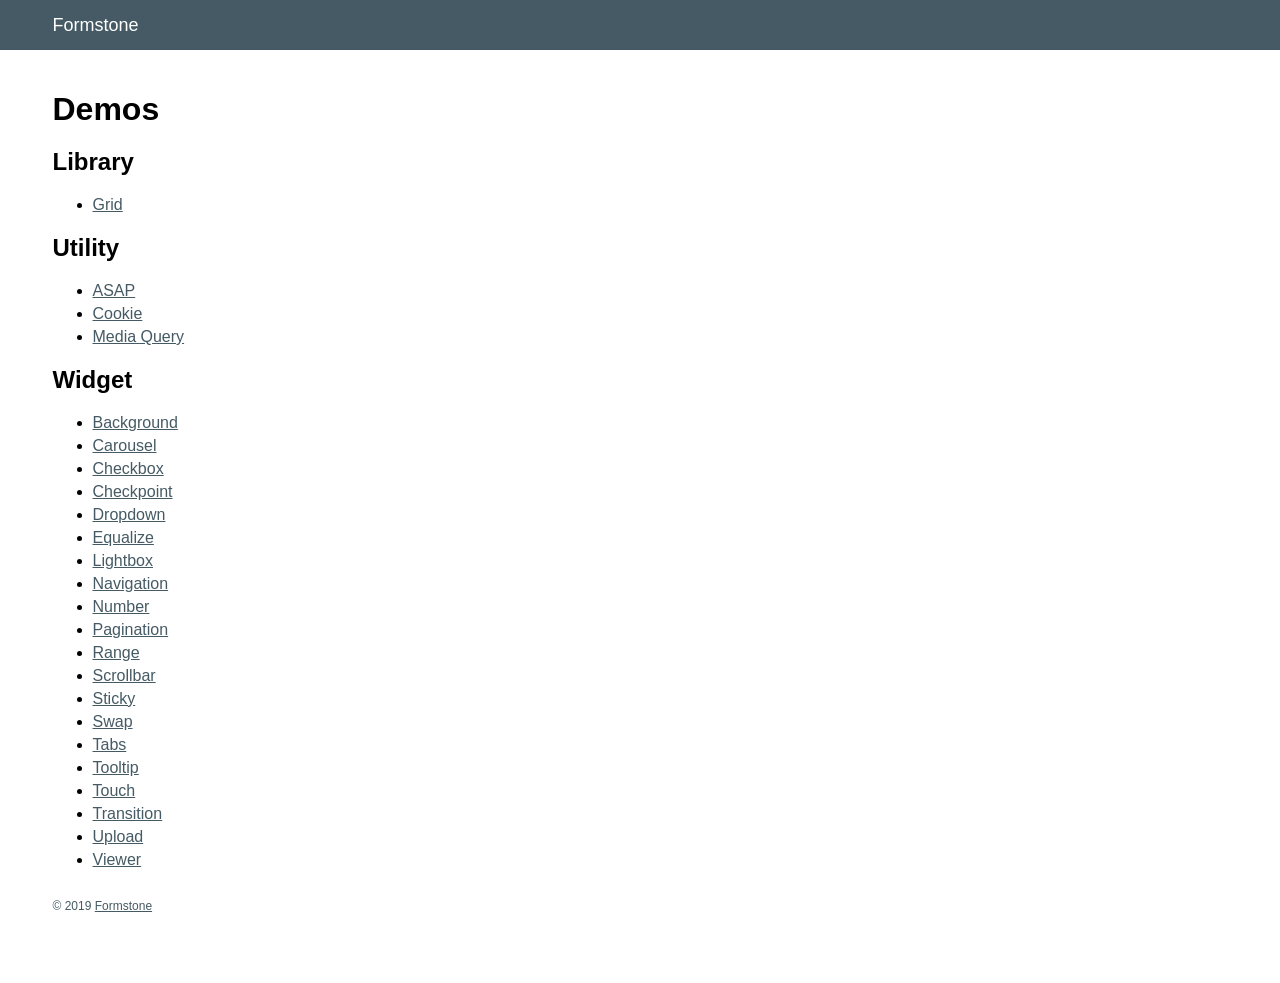
<file: node_modules/formstone/demo/index.html>
<!DOCTYPE html>
<html lang="en" class="no-js">

<head>
    <meta charset="utf-8">
    <meta name="viewport" content="width=device-width, initial-scale=1">
    <meta name="apple-mobile-web-app-capable" content="yes">
    <meta name="mobile-web-app-capable" content="yes">
    <!-- Page Attributes -->
    <title>Demos &middot; Formstone</title>
    <!-- Modernizer -->
    <script src="js/modernizr.js?v=1.4.16-1"></script>
    <!-- Compiled CSS -->
    <link rel="stylesheet" href="css/site.css?v=1.4.16-1">
    <!-- Compiled JS -->
    <script src="js/site.js?v=1.4.16-1"></script>
    <!-- <script src="https://code.jquery.com/jquery-migrate-3.0.0.js"></script> -->
</head>

<body class="fs-grid demo_page">
    <!-- JSHEADER -->
    <div class="demo_content">
        <header class="header">
            <div class="fs-row">
                <div class="fs-cell"> <a href="https://formstone.it/" class="header_logo icon-logo">Formstone</a> </div>
            </div>
        </header>
        <div class="fs-row">
            <div class="fs-cell">
                <h1 id="demos">Demos</h1>
                <h2 id="library">Library</h2>
                <ul>
                    <li><a href="components/grid.html">Grid</a></li>
                </ul>
                <h2 id="utility">Utility</h2>
                <ul>
                    <li><a href="components/asap.html">ASAP</a></li>
                    <li><a href="components/cookie.html">Cookie</a></li>
                    <li><a href="components/mediaquery.html">Media Query</a></li>
                </ul>
                <h2 id="widget">Widget</h2>
                <ul>
                    <li><a href="components/background.html">Background</a></li>
                    <li><a href="components/carousel.html">Carousel</a></li>
                    <li><a href="components/checkbox.html">Checkbox</a></li>
                    <li><a href="components/checkpoint.html">Checkpoint</a></li>
                    <li><a href="components/dropdown.html">Dropdown</a></li>
                    <li><a href="components/equalize.html">Equalize</a></li>
                    <li><a href="components/lightbox.html">Lightbox</a></li>
                    <li><a href="components/navigation.html">Navigation</a></li>
                    <li><a href="components/number.html">Number</a></li>
                    <li><a href="components/pagination.html">Pagination</a></li>
                    <li><a href="components/range.html">Range</a></li>
                    <li><a href="components/scrollbar.html">Scrollbar</a></li>
                    <li><a href="components/sticky.html">Sticky</a></li>
                    <li><a href="components/swap.html">Swap</a></li>
                    <li><a href="components/tabs.html">Tabs</a></li>
                    <li><a href="components/tooltip.html">Tooltip</a></li>
                    <li><a href="components/touch.html">Touch</a></li>
                    <li><a href="components/transition.html">Transition</a></li>
                    <li><a href="components/upload.html">Upload</a></li>
                    <li><a href="components/viewer.html">Viewer</a></li>
                </ul>
                <div class="footer">
                    <div class="copyright">
                        <div>&copy; 2019 <a href="https://formstone.it/">Formstone</a></div>
                    </div>
                    <div class="footer_links">
                        <!-- JSFOOTER -->
                    </div>
                </div>
            </div>
        </div>
    </div>
</body>

</html>
</file>
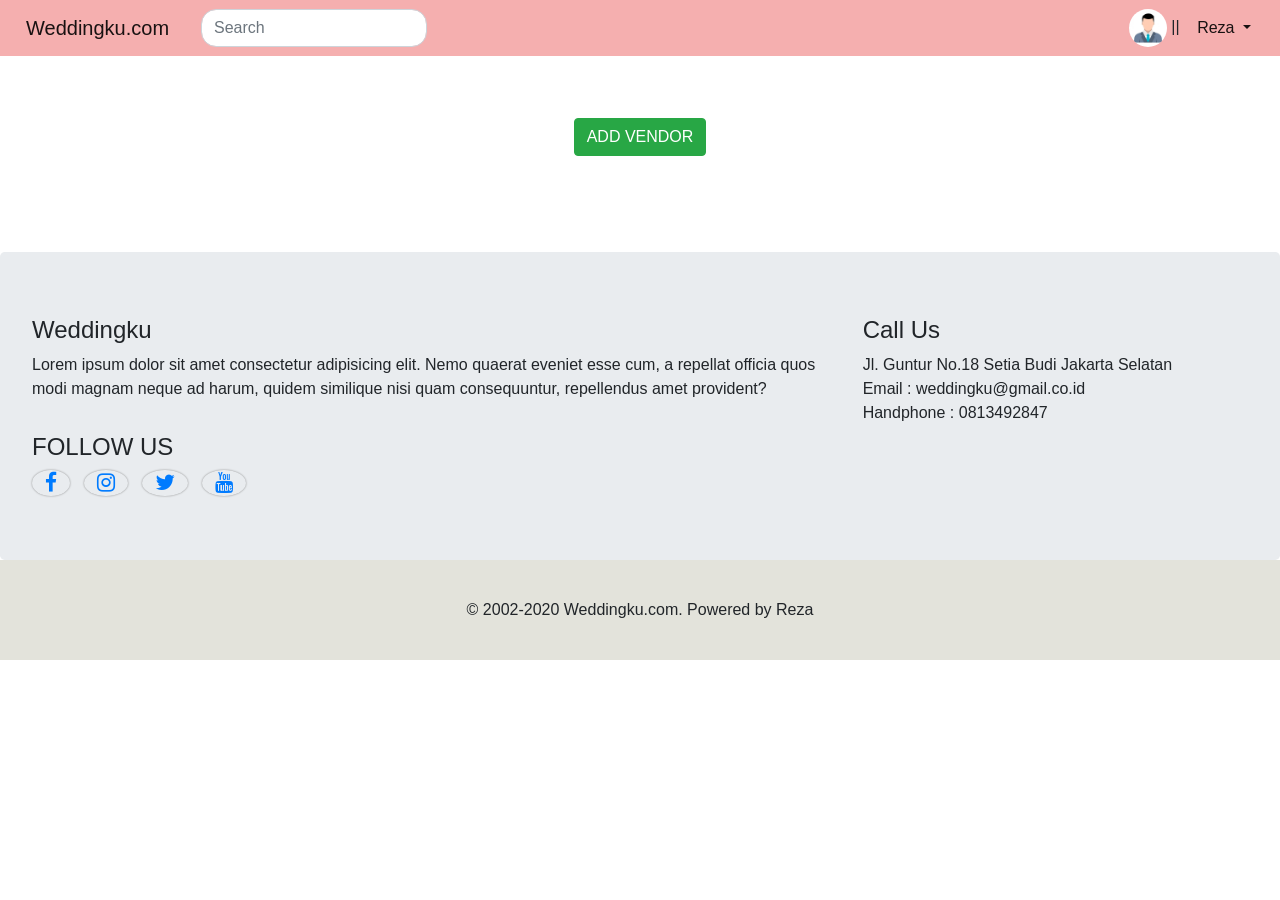
<file: addVendor.html>
<!DOCTYPE html>
<html lang="en">
  <head>
    <!-- Required meta tags -->
    <meta charset="utf-8" />
    <meta
      name="viewport"
      content="width=device-width, initial-scale=1, shrink-to-fit=no"
    />    
    <title>Weddingku.com</title>
    <!-- Bootstrap CSS -->

    <link rel="stylesheet" href="style.css" />
    <link rel="stylesheet" href="./font-awesome-4.7.0/css/font-awesome.min.css">
    <link rel="stylesheet" href="./bootstrap-4.5.0-dist/css/bootstrap.min.css">

  </head>
  <body>
    <!-- Modal -->
    <div
      class="modal fade"
      id="addVendor"
      tabindex="-1"
      role="dialog"
      aria-labelledby="exampleModalCenterTitle"
      aria-hidden="true"
    >
      <div class="modal-dialog modal-dialog-centered" role="document">
        <div class="modal-content">
          <div class="modal-header">
            <h3 class="modal-title" id="exampleModalLongTitle">Add Vendor</h3>
            <button
              type="button"
              class="close"
              data-dismiss="modal"
              aria-label="Close"
            >
              <span aria-hidden="true">&times;</span>
            </button>
          </div>
          <div class="modal-body">
            <div class="form-group">
              <input
                type="text"
                name="name"
                class="form-control"
                placeholder="Name Vendor"
              />
            </div>
            <div class="form-group">
              <textarea
                class="form-control"
                id="exampleFormControlTextarea1"
                rows="3"
                placeholder="Address"
              ></textarea>
            </div>
            <div class="form-group">
              <input
                type="numberPhone"
                name="numberPhone"
                class="form-control"
                placeholder="Number Phone"
              />
            </div>
            <div class="form-group">
              <textarea
                class="form-control"
                id="exampleFormControlTextarea1"
                rows="3"
                placeholder="About"
              ></textarea>
            </div>
          </div>
          <div class="modal-footer">
            <button type="submit" class="btn btn-success" data-dismiss="modal">
              Submit
            </button>
          </div>
        </div>
      </div>
    </div>

    <nav class="navbar navbar-expand-lg navbar-light">
      <a class="navbar-brand" href="#">Weddingku.com</a>
      <button
        class="navbar-toggler"
        type="button"
        data-toggle="collapse"
        data-target="#navbarSupportedContent"
        aria-controls="navbarSupportedContent"
        aria-expanded="false"
        aria-label="Toggle navigation"
      >
        <span class="navbar-toggler-icon"></span>
      </button>

      <div class="collapse navbar-collapse" id="navbarSupportedContent">
        <form class="form-inline my-2 my-lg-0 mr-auto ml-3">
          <input
            class="form-control mr-sm-2"
            type="search"
            placeholder="Search"
            aria-label="Search"
            id="search"
          />
        </form>
        <div class="dropdown ml-auto">
          <img class="user rounded-circle" src="img/user.jpg" alt="user" /> ||
          <button
            class="btn btn-secondary dropdown-toggle"
            type="button"
            id="dropdownMenuButton"
            data-toggle="dropdown"
            aria-haspopup="true"
            aria-expanded="false"
          >
            Reza
          </button>
          <div class="dropdown-menu" aria-labelledby="dropdownMenuButton">
            <a class="dropdown-item" href="#">MY PROFILE</a>
            <a class="dropdown-item" href="#">MANAGE VENDOR</a>
            <a class="dropdown-item" href="#">SETTINGS</a>
            <a class="dropdown-item" href="#">SIGN OUT</a>
          </div>
        </div>
      </div>
    </nav>

    <div class="container">
    </div>

    <div class="container" id="demo">
      <div class="row" id="navAddVendor">
        <div class="col-md-12 text-center mt-5 mb-5">
          <button type="button" class="btn btn-success" data-toggle="modal" data-target="#addVendor" id="addVendor">
            ADD VENDOR
          </button>
        </div>
      </div>
      
    </div>

    <section>
        <div class="jumbotron jumbotron mt-5 mb-0">
            <div class="row">
              <div class="col-md-8">
                <h4>Weddingku</h4>
                <p>Lorem ipsum dolor sit amet consectetur adipisicing elit. Nemo quaerat eveniet esse cum, a repellat officia quos modi magnam neque ad harum, quidem similique nisi quam consequuntur, repellendus amet provident?</p><br>
                <h4 class="mt-2">FOLLOW US</h4>
                   <a href=""><i class="fa fa-facebook-f fa-lg"></i></a>               
                   <a href=""><i class="fa fa-instagram fa-lg"></i></a>
                   <a href=""><i class="fa fa-twitter fa-lg"></i></a>
                   <a href=""><i class="fa fa-youtube fa-lg"></i></a>
                </ul>
            </div>
            <div class="col-md-4 ">
              <h4>Call Us</h4>
              <p>Jl. Guntur No.18 Setia Budi Jakarta Selatan</p>
              <p>Email : weddingku@gmail.co.id</p>
              <p>Handphone : 0813492847</p>
            </div>
          </div>
        </div>
      </section>
      <footer>
        <div class="container-fluid">
          <div class="row">
            <div class="col-md-12">
             <p class="text-center"> © 2002-2020 Weddingku.com. Powered by Reza</p>
            </div>
          </div>
        </div>
      </footer>

    <!-- Optional JavaScript -->
    <!-- jQuery first, then Popper.js, then Bootstrap JS -->
    
    <script src="./jquery-3.5.1.min.js"></script>
    <!-- <script src="https://maxcdn.bootstrapcdn.com/bootstrap/4.4.1/js/bootstrap.min.js"></script> -->
    <script src="script.js"></script>
  </body>
</html>
</file>
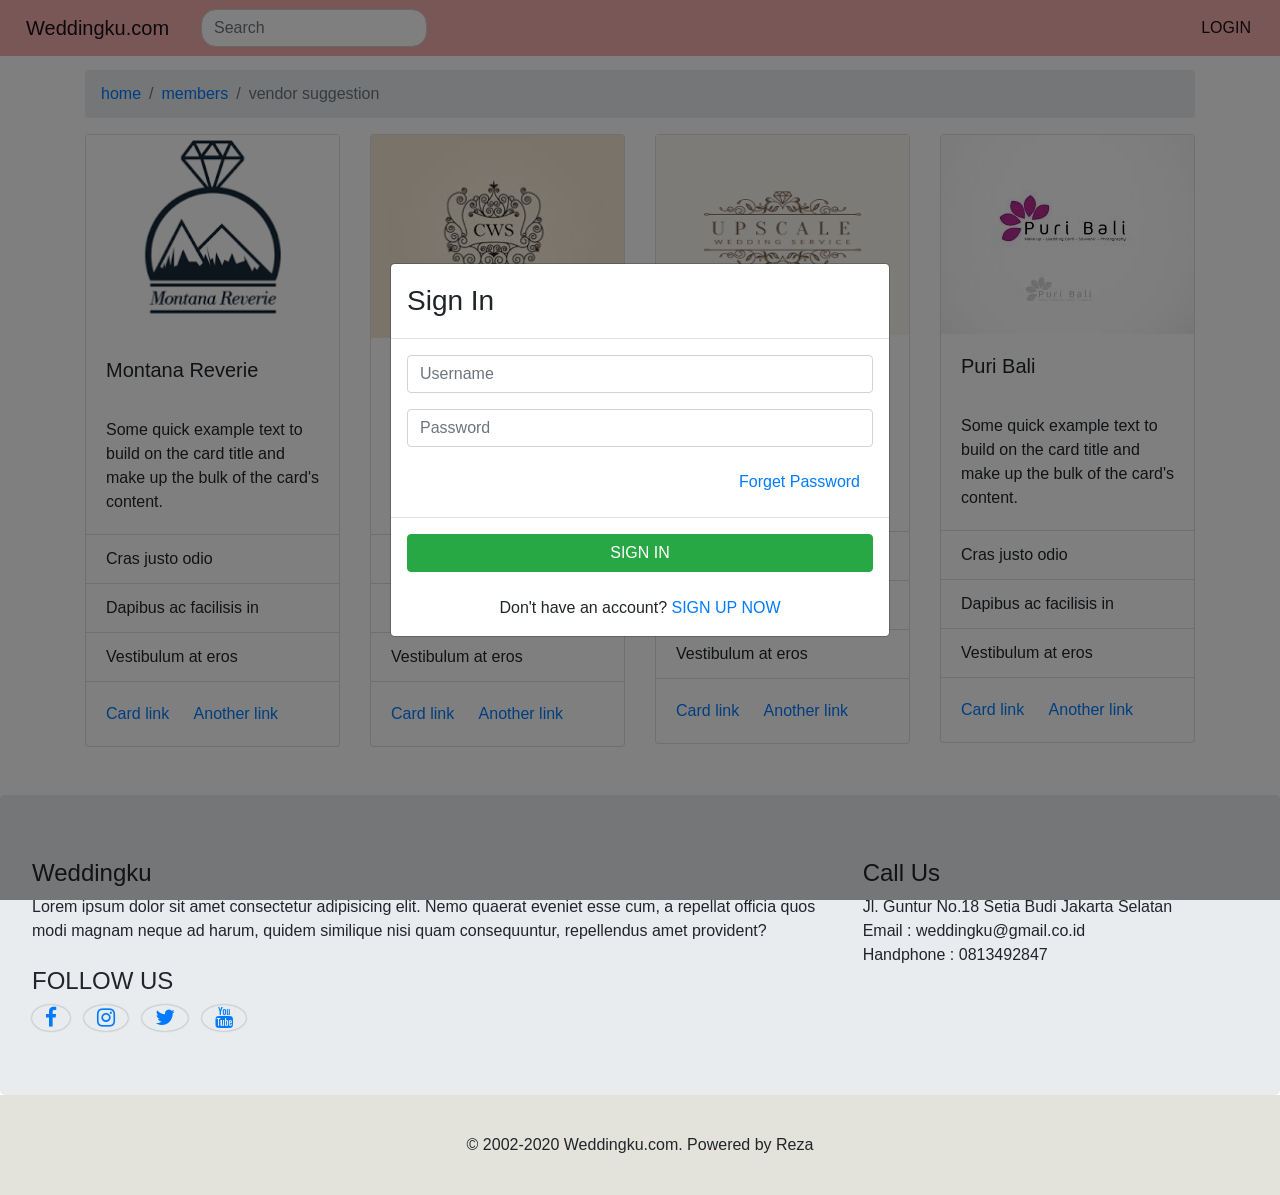
<file: index-no-login.html>
<!DOCTYPE html>
<html lang="en">
  <head>
    <!-- Required meta tags -->
    <meta charset="utf-8" />
    <meta
      name="viewport"
      content="width=device-width, initial-scale=1, shrink-to-fit=no"
    />
    <!-- Bootstrap CSS -->
    
    <link rel="stylesheet" href="style.css" />
    <link rel="stylesheet" href="./font-awesome-4.7.0/css/font-awesome.min.css">
    <link rel="stylesheet" href="./bootstrap-4.5.0-dist/css/bootstrap.min.css">
    <link rel="stylesheet" href="css/bootstrap.min.css">

    <title>Weddingku.com</title>
  </head>
  <body>

    <!-- Navbar -->
    <nav class="navbar navbar-expand-lg navbar-light">
      <a class="navbar-brand" href="#">Weddingku.com</a>
      <button
        class="navbar-toggler"
        type="button"
        data-toggle="collapse"
        data-target="#navbarSupportedContent"
        aria-controls="navbarSupportedContent"
        aria-expanded="false"
        aria-label="Toggle navigation"
      >
        <span class="navbar-toggler-icon"></span>
      </button>

      <div class="collapse navbar-collapse" id="navbarSupportedContent">
        <form class="form-inline my-2 my-lg-0 mr-auto ml-3">
          <input
            class="form-control mr-sm-2"
            type="search"
            placeholder="Search"
            aria-label="Search"
            id="search"
          />
        </form>
        <div class="dropdown ml-auto" style="display: none;">
          <img class="user rounded-circle" src="img/user.jpg" alt="user" /> ||
          <button
            class="btn btn-secondary dropdown-toggle"
            type="button"
            id="dropdownMenuButton"
            data-toggle="dropdown"
            aria-haspopup="true"
            aria-expanded="false"
          >
            Reza
          </button>
          <div class="dropdown-menu" aria-labelledby="dropdownMenuButton">
            <a class="dropdown-item" href="#">MY PROFILE</a>
            <a class="dropdown-item" href="#">MANAGE VENDOR</a>
            <a class="dropdown-item" href="#">SETTINGS</a>
            <a class="dropdown-item" href="#">SIGN OUT</a>
          </div>
              
        </div>
        <!-- Button trigger modal -->
    <button type="button" class="btn login" data-toggle="modal" data-backdrop="static" data-keyboard="false" data-target="#loginModal">
      <h6>LOGIN</h4>
    </button>
      </div>
    </nav>

    <!-- Modal -->
<div class="modal fade" id="loginModal" tabindex="-1" role="dialog" aria-labelledby="exampleModalCenterTitle" aria-hidden="true">
  <div class="modal-dialog modal-dialog-centered" role="document">
    <div class="modal-content">
      <div class="modal-header text-center">
        <h3 class="modal-title" id="exampleModalLongTitle">Sign In</h3>
        <!-- <button type="button" class="close" data-dismiss="modal" aria-label="Close">
          <span aria-hidden="true">&times;</span>
        </button> -->
      </div>
      <div class="modal-body">
        <div class="form-group">
          <input type="text" name="username" class="form-control" placeholder="Username">
      </div>
      <div class="form-group">
        <input type="password" name="password" class="form-control" placeholder="Password">
    </div>
    <div class="text-right">      
      <!-- <span><a href="#">Forgot Password?</a></span> -->

      <!-- Button trigger modal -->
      <button type="button" class="btn login" data-toggle="modal" data-backdrop="static" data-keyboard="false" data-target="#forgotModal">
        <a href="#" id="linkForgot">Forget Password</a>
      </button>
    </div>
    </div>
      <div class="modal-footer">
        <button type="submit" class="btn btn-success btn-block" data-dismiss="modal">SIGN IN</button>
      </div>
      <div class="form-group text-center mt-2">
        <span>Don't have an account? <a href="#">SIGN UP NOW</a></span>
    </div>
    </div>
  </div>
  </div>


   <!-- Modal Forgot Password -->
<div class="modal fade" id="forgotModal" tabindex="-1" role="dialog" aria-labelledby="exampleModalCenterTitle" aria-hidden="true">
  <div class="modal-dialog modal-dialog-centered" role="document">
    <div class="modal-content">
      <div class="modal-header text-center">
        <h3 class="modal-title" id="exampleModalLongTitle">Recover Password</h3>
        <!-- <button type="button" class="close" data-dismiss="modal" aria-label="Close">
          <span aria-hidden="true">&times;</span>
        </button> -->
      </div>
      <div class="modal-body">
        <div class="form-group">
          <label for="exampleInputEmail1">Your email or mobile phone</label>
          <input type="text" name="username" class="form-control">
      </div>
    </div>
      <div class="modal-footer">
        <button type="submit" class="btn btn-success btn-block" id="btnRecover" data-dismiss="modal">email me a recovery link</button>
      </div>
    </div>
  </div>
</div>

    <div class="container">
      <section class="bread">
        <nav aria-label="breadcrumb">
          <ol class="breadcrumb">
            <li class="breadcrumb-item"><a href="#">home</a></li>
            <li class="breadcrumb-item"><a href="#">members</a></li>
            <li class="breadcrumb-item active" aria-current="page">
              vendor suggestion
            </li>
          </ol>
        </nav>
      </section>

      <section class="mb-5">
        <div class="row">
          <div class="col-md-3">
            <div class="card">
              <img src="img/vendor1.jpg"  alt="..." />
              <div class="card-body">
                <h5 class="card-title pb-4">Montana Reverie</h5>
                <p class="card-text">
                  Some quick example text to build on the card title and make up
                  the bulk of the card's content.
                </p>
              </div>
              <ul class="list-group list-group-flush">
                <li class="list-group-item">Cras justo odio</li>
                <li class="list-group-item">Dapibus ac facilisis in</li>
                <li class="list-group-item">Vestibulum at eros</li>
              </ul>
              <div class="card-body">
                <a href="#" class="card-link">Card link</a>
                <a href="#" class="card-link">Another link</a>
              </div>
            </div>
          </div>
          <div class="col-md-3">
            <div class="card">
              <img src="img/vendor2.jpg"  alt="..." />
              <div class="card-body">
                <h5 class="card-title">Crown Wedding Services</h5>
                <p class="card-text">
                  Some quick example text to build on the card title and make up
                  the bulk of the card's content.
                </p>
              </div>
              <ul class="list-group list-group-flush">
                <li class="list-group-item">Cras justo odio</li>
                <li class="list-group-item">Dapibus ac facilisis in</li>
                <li class="list-group-item">Vestibulum at eros</li>
              </ul>
              <div class="card-body">
                <a href="#" class="card-link">Card link</a>
                <a href="#" class="card-link">Another link</a>
              </div>
            </div>
          </div>
          <div class="col-md-3">
            <div class="card">
              <img src="img/vendor3.jpg" alt="..." id="card3" />
              <div class="card-body">
                <h5 class="card-title">Upscale Wedding Service</h5>
                <p class="card-text">
                  Some quick example text to build on the card title and make up
                  the bulk of the card's content.
                </p>
              </div>
              <ul class="list-group list-group-flush">
                <li class="list-group-item">Cras justo odio</li>
                <li class="list-group-item">Dapibus ac facilisis in</li>
                <li class="list-group-item">Vestibulum at eros</li>
              </ul>
              <div class="card-body">
                <a href="#" class="card-link">Card link</a>
                <a href="#" class="card-link">Another link</a>
              </div>
            </div>
          </div>
          <div class="col-md-3">
            <div class="card">
              <img src="img/vendor4.jpg"  alt="..." />
              <div class="card-body">
                <h5 class="card-title pb-4">Puri Bali</h5>
                <p class="card-text">
                  Some quick example text to build on the card title and make up
                  the bulk of the card's content.
                </p>
              </div>
              <ul class="list-group list-group-flush">
                <li class="list-group-item">Cras justo odio</li>
                <li class="list-group-item">Dapibus ac facilisis in</li>
                <li class="list-group-item">Vestibulum at eros</li>
              </ul>
              <div class="card-body">
                <a href="#" class="card-link">Card link</a>
                <a href="#" class="card-link">Another link</a>
              </div>
            </div>
          </div>
        </div>
      </section>
    </div>
    <section>
      <div class="jumbotron jumbotron">
          <div class="row">
            <div class="col-md-8">
              <h4>Weddingku</h4>
              <p>Lorem ipsum dolor sit amet consectetur adipisicing elit. Nemo quaerat eveniet esse cum, a repellat officia quos modi magnam neque ad harum, quidem similique nisi quam consequuntur, repellendus amet provident?</p><br>
              <h4 class="mb-2" id="logoFollow">FOLLOW US</h4>
                 <a href=""><i class="fa fa-facebook-f fa-lg"></i></a>               
                 <a href=""><i class="fa fa-instagram fa-lg"></i></a>
                 <a href=""><i class="fa fa-twitter fa-lg"></i></a>
                 <a href=""><i class="fa fa-youtube fa-lg"></i></a>
              </ul>
          </div>
          <div class="col-md-4 ">
            <h4>Call Us</h4>
            <p>Jl. Guntur No.18 Setia Budi Jakarta Selatan</p>
            <p>Email : weddingku@gmail.co.id</p>
            <p>Handphone : 0813492847</p>
          </div>
        </div>
      </div>
    </section>
    <footer>
      <div class="container-fluid">
        <div class="row">
          <div class="col-md-12">
           <p class="text-center"> © 2002-2020 Weddingku.com. Powered by Reza</p>
          </div>
        </div>
      </div>
    </footer>


    <script src="./jquery-3.5.1.min.js"></script>
    <script src="./js/bootstrap.js"></script>
    <script src="./script.js"></script>
    <script>
        $(function() {
            $('#loginModal').modal({
                backdrop: 'static',
                keyboard: false
            });
        })
    </script>
  </body>
</html>
</file>
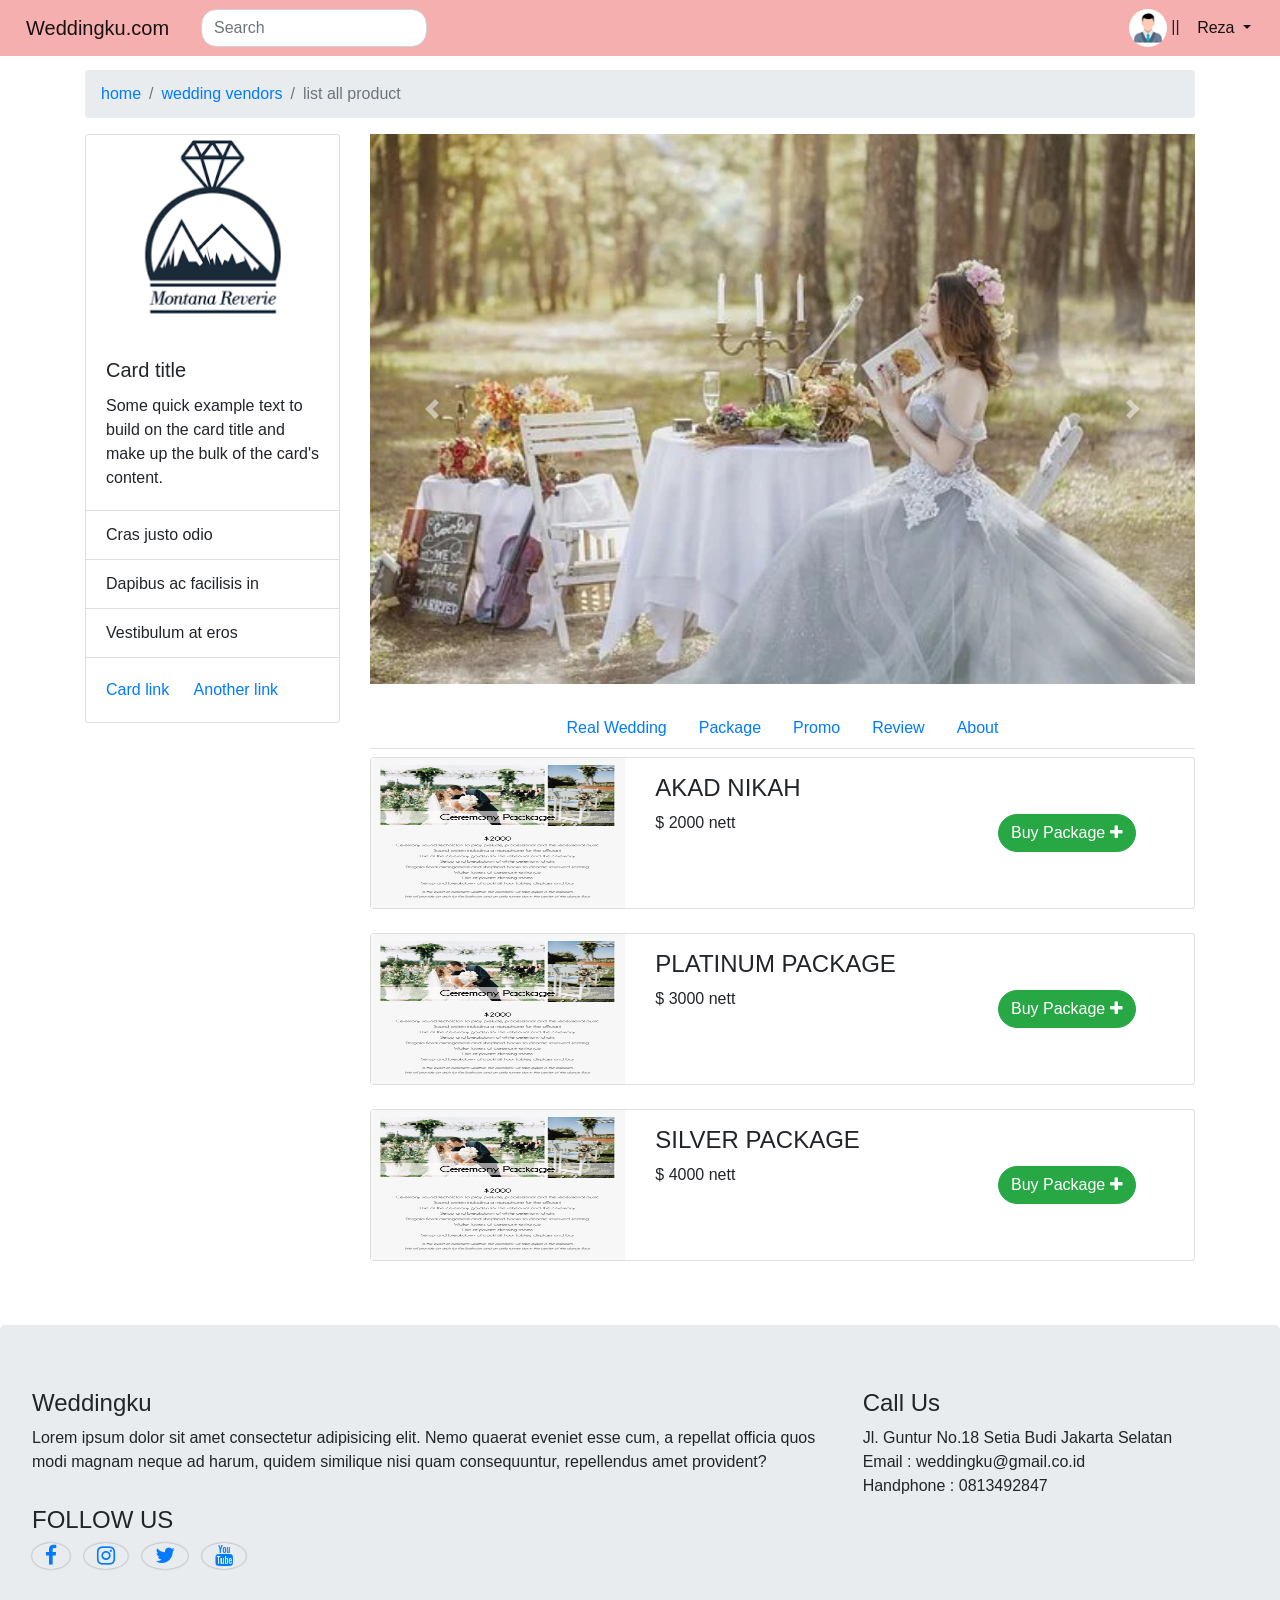
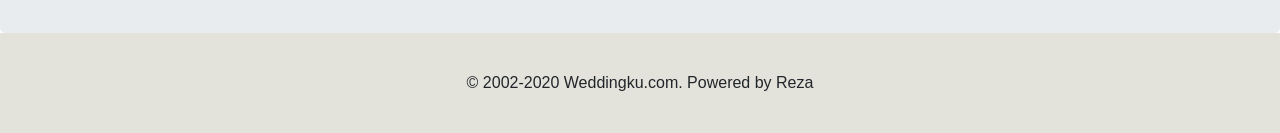
<file: listAllProductVendor.html>
<!DOCTYPE html>
<html lang="en">
  <head>
    <!-- Required meta tags -->
    <meta charset="utf-8" />
    <meta
      name="viewport"
      content="width=device-width, initial-scale=1, shrink-to-fit=no"
    />
    <link rel="stylesheet" href="style.css" />
    <link rel="stylesheet" href="./font-awesome-4.7.0/css/font-awesome.min.css">
    <link rel="stylesheet" href="./bootstrap-4.5.0-dist/css/bootstrap.min.css">
    <title>Weddingku.com</title>
  </head>
  <body>

    <!-- Modal -->
<div class="modal fade" id="buyPackage" tabindex="-1" role="dialog" aria-labelledby="exampleModalCenterTitle" aria-hidden="true">
    <div class="modal-dialog modal-dialog-centered" role="document">
      <div class="modal-content">
        <div class="modal-header">
          <h3 class="modal-title" id="exampleModalLongTitle">Buy Package</h3>
          <button type="button" class="close" data-dismiss="modal" aria-label="Close">
            <span aria-hidden="true">&times;</span>
          </button>
        </div>
        <div class="modal-body">
          <div class="form-group">
            <input type="text" name="name" class="form-control" placeholder="Name">
        </div>
        <div class="form-group">
          <input type="date" name="password" class="form-control" placeholder="Date">
      </div>
      <div class="form-group">
        <textarea class="form-control" id="exampleFormControlTextarea1" rows="3" placeholder="Address"></textarea>
    </div>
    <div class="form-group">
      <input type="numberPhone" name="numberPhone" class="form-control" placeholder="Number Phone">
  </div>
  <div class="form-group">
    <input type="promoCode" name="promoCode" class="form-control" placeholder="Promo Code">
</div>
      </div>
        <div class="modal-footer">
          <button type="submit" class="btn btn-success" data-dismiss="modal">Submit</button>
        </div>
      </div>
    </div>
    </div>

 
    <nav class="navbar navbar-expand-lg navbar-light">
      <a class="navbar-brand" href="#">Weddingku.com</a>
      <button
        class="navbar-toggler"
        type="button"
        data-toggle="collapse"
        data-target="#navbarSupportedContent"
        aria-controls="navbarSupportedContent"
        aria-expanded="false"
        aria-label="Toggle navigation"
      >
        <span class="navbar-toggler-icon"></span>
      </button>

      <div class="collapse navbar-collapse" id="navbarSupportedContent">
        <form class="form-inline my-2 my-lg-0 mr-auto ml-3">
          <input
            class="form-control mr-sm-2"
            type="search"
            placeholder="Search"
            aria-label="Search"
            id="search"
          />
        </form>
        <div class="dropdown ml-auto">
          <img class="user rounded-circle" src="img/user.jpg" alt="user" /> ||
          <button
            class="btn btn-secondary dropdown-toggle"
            type="button"
            id="dropdownMenuButton"
            data-toggle="dropdown"
            aria-haspopup="true"
            aria-expanded="false"
          >
            Reza
          </button>
          <div class="dropdown-menu" aria-labelledby="dropdownMenuButton">
            <a class="dropdown-item" href="#">MY PROFILE</a>
            <a class="dropdown-item" href="#">MANAGE VENDOR</a>
            <a class="dropdown-item" href="#">SETTINGS</a>
            <a class="dropdown-item" href="#">SIGN OUT</a>
          </div>
        </div>
      </div>
    </nav>

    <div class="container">
      <section class="bread">
        <nav aria-label="breadcrumb">
          <ol class="breadcrumb">
            <li class="breadcrumb-item"><a href="#">home</a></li>
            <li class="breadcrumb-item"><a href="#">wedding vendors</a></li>
            <li class="breadcrumb-item active" aria-current="page">
              list all product
            </li>
          </ol>
        </nav>
      </section>
    </div>

    <section class="pb-5">
        <div class="container">
            <div class="row">
                <div class="col-md-3">
                    <div class="card">
                        <img class="card-img-top" src="img/vendor1.jpg" alt="Card image cap">
                        <div class="card-body">
                          <h5 class="card-title">Card title</h5>
                          <p class="card-text">Some quick example text to build on the card title and make up the bulk of the card's content.</p>
                        </div>
                        <ul class="list-group list-group-flush">
                          <li class="list-group-item">Cras justo odio</li>
                          <li class="list-group-item">Dapibus ac facilisis in</li>
                          <li class="list-group-item">Vestibulum at eros</li>
                        </ul>
                        <div class="card-body">
                          <a href="#" class="card-link">Card link</a>
                          <a href="#" class="card-link">Another link</a>
                        </div>
                      </div>
                </div>
                <div class="col-md-9">
                    <div class="row pb-4">
                        <div class="col-md-12">
                            <div id="carouselExampleControls" class="carousel slide" data-ride="carousel">
                                <div class="carousel-inner">
                                  <div class="carousel-item active">
                                    <img class="d-block w-100" src="img/wedding1.jpg" alt="First slide">
                                  </div>
                                  <div class="carousel-item">
                                    <img class="d-block w-100" src="img/wedding2.jpg" alt="Second slide">
                                  </div>
                                  <div class="carousel-item">
                                    <img class="d-block w-100" src="img/wedding3.jpg" alt="Third slide">
                                  </div>
                                </div>
                                <a class="carousel-control-prev" href="#carouselExampleControls" role="button" data-slide="prev">
                                  <span class="carousel-control-prev-icon" aria-hidden="true"></span>
                                  <span class="sr-only">Previous</span>
                                </a>
                                <a class="carousel-control-next" href="#carouselExampleControls" role="button" data-slide="next">
                                  <span class="carousel-control-next-icon" aria-hidden="true"></span>
                                  <span class="sr-only">Next</span>
                                </a>
                              </div>
                        </div>
                    </div>
                    <div class="row">
                        <div class="col-md-12">
                            <ul class="nav justify-content-center">
                                <li class="nav-item">
                                  <a class="nav-link" href="#">Real Wedding</a>
                                </li>
                                <li class="nav-item">
                                  <a class="nav-link" href="#">Package</a>
                                </li>
                                <li class="nav-item">
                                    <a class="nav-link" href="#">Promo</a>
                                  </li>
                                  <li class="nav-item">
                                    <a class="nav-link" href="#">Review</a>
                                  </li>
                                  <li class="nav-item">
                                    <a class="nav-link" href="#">About</a>
                                  </li>
                              </ul>
                        </div>
                    </div>
                    <div class="row mt-2">
                        <div class="col-md-12">
                            <div class="card">
                                <div class="card-body text-center" id="cardPackage">
                                  <div class="row">
                                    <div class="col-md-4">
                                      <img class="package"src="img/package.jpg">
                                    </div>
                                    <div class="col-md-4 mt-3 text-left">
                                      <h4>AKAD NIKAH</h4>
                                      <p>$ 2000 nett</p>
                                    </div>
                                    <div class="col-md-4 buttonBuyPackage">
                                      <button type="button" class="btn btn-success" data-toggle="modal" data-target="#buyPackage" id="buyPackage">
                                    Buy Package
                                    <span><i class="fa fa-plus"></i></span>
                                  </button>
                                    </div>
                                  </div>
                                </div>
                              </div>
                              <div class="card mt-4">
                                <div class="card-body text-center" id="cardPackage">
                                  <div class="row">
                                    <div class="col-md-4">
                                      <img class="package"src="img/package.jpg">
                                    </div>
                                    <div class="col-md-4 mt-3 text-left">
                                      <h4>PLATINUM PACKAGE</h4>
                                      <p>$ 3000 nett</p>
                                    </div>
                                    <div class="col-md-4 buttonBuyPackage">
                                      <button type="button" class="btn btn-success" data-toggle="modal" data-target="#buyPackage" id="buyPackage">
                                    Buy Package
                                    <span><i class="fa fa-plus"></i></span>
                                  </button>
                                    </div>
                                  </div>
                                </div>
                              </div>
                              <div class="card mt-4">
                                <div class="card-body text-center" id="cardPackage">
                                  <div class="row">
                                    <div class="col-md-4">
                                      <img class="package"src="img/package.jpg">
                                    </div>
                                    <div class="col-md-4 mt-3 text-left">
                                      <h4>SILVER PACKAGE</h4>
                                      <p>$ 4000 nett</p>
                                    </div>
                                    <div class="col-md-4 buttonBuyPackage">
                                      <button type="button" class="btn btn-success" data-toggle="modal" data-target="#buyPackage" id="buyPackage">
                                    Buy Package
                                    <span><i class="fa fa-plus"></i></span>
                                  </button>
                                    </div>
                                  </div>
                                </div>
                              </div>
                        </div>
                    </div>
                </div>
            </div>
        </div>
    </section>

    <section>
      <div class="jumbotron jumbotron mt-3">
          <div class="row">
            <div class="col-md-8">
              <h4>Weddingku</h4>
              <p>Lorem ipsum dolor sit amet consectetur adipisicing elit. Nemo quaerat eveniet esse cum, a repellat officia quos modi magnam neque ad harum, quidem similique nisi quam consequuntur, repellendus amet provident?</p><br>
              <h4 class="mt-2">FOLLOW US</h4>
                 <a href=""><i class="fa fa-facebook-f fa-lg"></i></a>               
                 <a href=""><i class="fa fa-instagram fa-lg"></i></a>
                 <a href=""><i class="fa fa-twitter fa-lg"></i></a>
                 <a href=""><i class="fa fa-youtube fa-lg"></i></a>
              </ul>
          </div>
          <div class="col-md-4 ">
            <h4>Call Us</h4>
            <p>Jl. Guntur No.18 Setia Budi Jakarta Selatan</p>
            <p>Email : weddingku@gmail.co.id</p>
            <p>Handphone : 0813492847</p>
          </div>
        </div>
      </div>
    </section>
    <footer>
      <div class="container-fluid">
        <div class="row">
          <div class="col-md-12">
           <p class="text-center"> © 2002-2020 Weddingku.com. Powered by Reza</p>
          </div>
        </div>
      </div>
    </footer>

    <!-- Optional JavaScript -->
    <!-- jQuery first, then Popper.js, then Bootstrap JS -->

    <script src="./jquery-3.5.1.min.js"></script>
    <script src='js/bootstrap.js'></script>
    <script src="script.js"></script>
  </body>
</html>
</file>
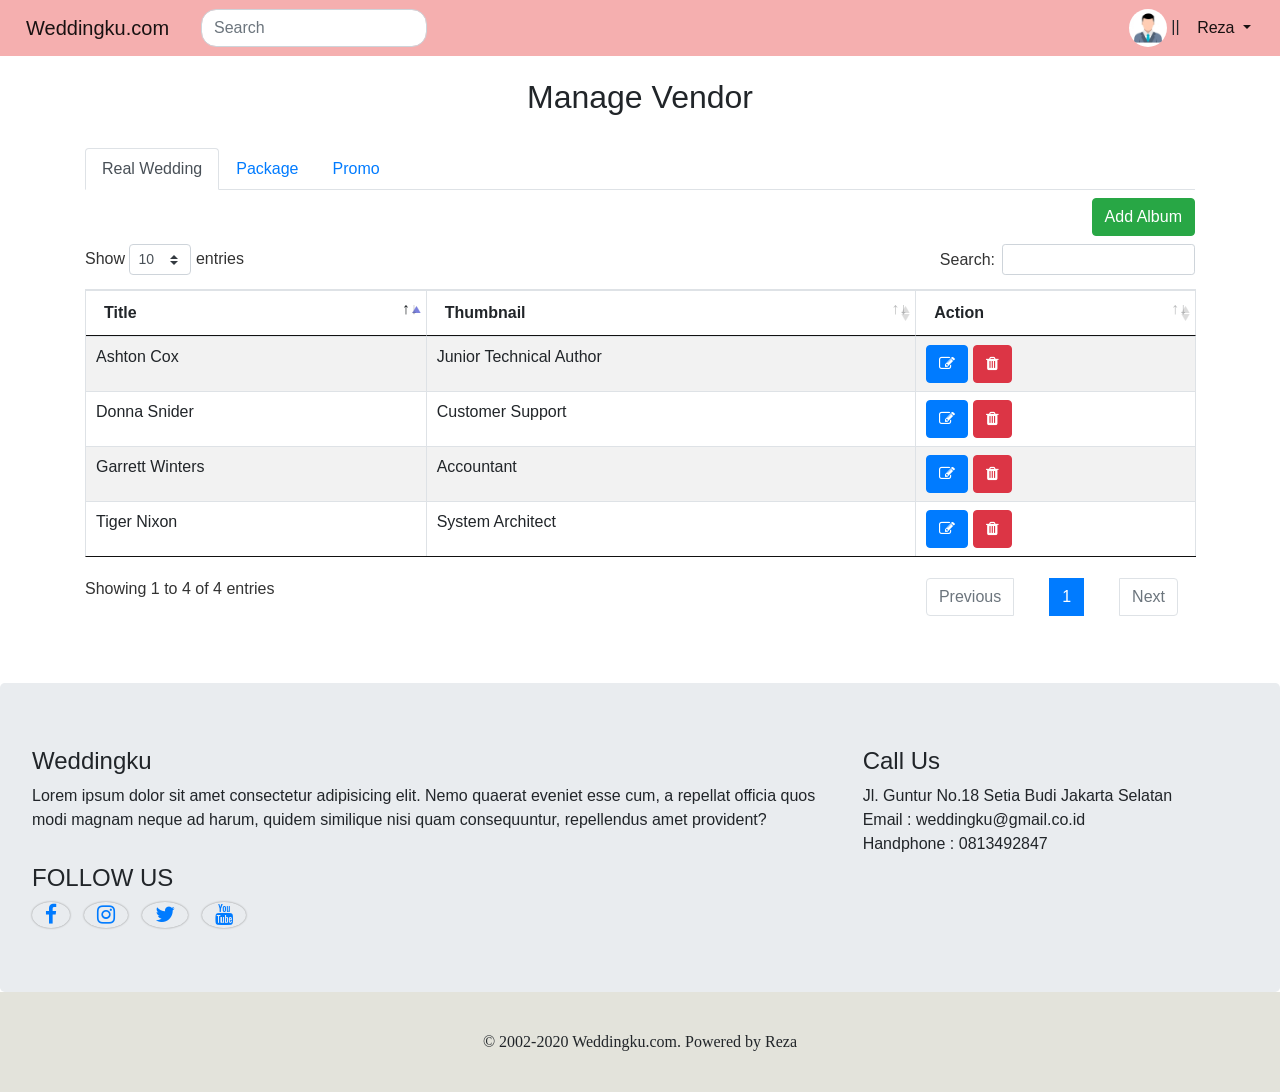
<file: manageVendor.html>
<!DOCTYPE html>
<html lang="en">
<head>
  <!-- Required meta tags -->
  <meta charset="utf-8" />
  <meta
  name="viewport"
  content="width=device-width, initial-scale=1, shrink-to-fit=no"
  />    
  <title>Weddingku.com</title>
  <!-- Bootstrap CSS -->
  
  <link rel="stylesheet" href="style.css" />
  <link rel="stylesheet" href="./font-awesome-4.7.0/css/font-awesome.min.css">
  <link rel="stylesheet" href="./bootstrap-4.5.0-dist/css/bootstrap.min.css">
  <link rel="stylesheet" href="./DataTables-1.10.21/css/dataTables.bootstrap4.css">
  <link rel="stylesheet" href="./DataTables-1.10.21/css/jquery.dataTables.min.css">
</head>
<body>
  
  <nav class="navbar navbar-expand-lg navbar-light">
    <a class="navbar-brand" href="#">Weddingku.com</a>
    <button
    class="navbar-toggler"
    type="button"
    data-toggle="collapse"
    data-target="#navbarSupportedContent"
    aria-controls="navbarSupportedContent"
    aria-expanded="false"
    aria-label="Toggle navigation"
    >
    <span class="navbar-toggler-icon"></span>
  </button>
  
  <div class="collapse navbar-collapse" id="navbarSupportedContent">
    <form class="form-inline my-2 my-lg-0 mr-auto ml-3">
      <input
      class="form-control mr-sm-2"
      type="search"
      placeholder="Search"
      aria-label="Search"
      id="search"
      />
    </form>
    <div class="dropdown ml-auto">
      <img class="user rounded-circle" src="img/user.jpg" alt="user" /> ||
      <button
      class="btn btn-secondary dropdown-toggle"
      type="button"
      id="dropdownMenuButton"
      data-toggle="dropdown"
      aria-haspopup="true"
      aria-expanded="false"
      >
      Reza
    </button>
    <div class="dropdown-menu" aria-labelledby="dropdownMenuButton">
      <a class="dropdown-item" href="#">MY PROFILE</a>
      <a class="dropdown-item" href="#">MANAGE VENDOR</a>
      <a class="dropdown-item" href="#">SETTINGS</a>
      <a class="dropdown-item" href="#">SIGN OUT</a>
    </div>
  </div>
</div>
</nav>

<div class="container" id="demo">
  <div class="row">
    <div class="col-md-12 pt-2 text-center">
      <h2>Manage Vendor</h2>
    </div>
    <div class="col-md-12 mt-4 mb-2">
      <nav>
        <div class="nav nav-tabs mb-2" id="nav-tab" role="tablist">
          <a
          class="nav-item nav-link active"
          id="nav-real-tab"
          data-toggle="tab"
          href="#nav-real"
          role="tab"
          aria-controls="nav-real"
          aria-selected="true"
          >Real Wedding</a
          >
          <a
          class="nav-item nav-link"
          id="nav-package-tab"
          data-toggle="tab"
          href="#nav-package"
          role="tab"
          aria-controls="nav-package"
          aria-selected="false"
          >Package</a
          >
          <a
          class="nav-item nav-link"
          id="nav-promo-tab"
          data-toggle="tab"
          href="#nav-promo"
          role="tab"
          aria-controls="nav-promo"
          aria-selected="false"
          >Promo</a
          >
        </div>
      </nav>

      <div class="tab-content" id="nav-tabContent">
        <div id="nav-real" class="tab-pane fade show active">
          <div class="col-md-12 text-right mt-2 mb-2 pr-0 pl-0">
            <button type="button" class="btn btn-success" data-toggle="modal" data-target="#addReal">
              Add Album
            </button>
          </div>          
          <table id="example1" class="table table-striped table-bordered" style="width:100%">
          <thead>
            <tr>
              <th>Title</th>
              <th>Thumbnail</th>
              <th>Action</th>
              </tr>
            </thead>
            <tbody>
              <tr>
                <td>Tiger Nixon</td>
                <td>System Architect</td>
                <td><button class="btn btn-primary"><i class="fa fa-edit"></i></button>
                <button class="btn btn-danger"><i class="fa fa-trash"></i></button></td>
                </tr>
                <tr>
                  <td>Garrett Winters</td>
                  <td>Accountant</td>
                  <td><button class="btn btn-primary"><i class="fa fa-edit"></i></button>
                    <button class="btn btn-danger"><i class="fa fa-trash"></i></button></td>
                  </tr>
                  <tr>
                    <td>Ashton Cox</td>
                    <td>Junior Technical Author</td>
                    <td><button class="btn btn-primary"><i class="fa fa-edit"></i></button>
                      <button class="btn btn-danger"><i class="fa fa-trash"></i></button></td>
                    </tr>
                    <tr>
                      <td>Donna Snider</td>
                      <td>Customer Support</td>
                      <td><button class="btn btn-primary"><i class="fa fa-edit"></i></button>
                        <button class="btn btn-danger"><i class="fa fa-trash"></i></button></td>
                      </tr>
                    </tbody>
                    <!-- <tfoot>
                      <tr>
                        <th>Thumbnail</th>
                        <th>Title</th>
                        <th>Office</th>
                        <th>Age</th>
                        <th>Start date</th>
                        <th>Salary</th> -->
                      </tr>
                    </tfoot>
        </table>   
        </div>
        <div id="nav-package" class="tab-pane fade">
          <div class="col-md-12 text-right mt-2 mb-2 pr-0 pl-0">
            <button type="button" class="btn btn-success" data-toggle="modal" data-target="#addPackage">
              Add Package
            </button>
          </div>
          <table id="example2" class="table table-striped table-bordered" style="width:100%">
          <thead>
            <tr>
              <th>Package Title</th>
              <th>Description Package</th>
              <th>Price</th>
                <th>Action</th>
              </tr>
            </thead>
            <tbody>
              <tr>
                <td>Tiger Nixon</td>
                <td>System Architect</td>
                <td>$320,800</td>
                <td><button class="btn btn-primary"><i class="fa fa-edit"></i></button>
                  <button class="btn btn-danger"><i class="fa fa-trash"></i></button></td>
                </tr>
                <tr>
                  <td>Garrett Winters</td>
                  <td>Accountant</td>
                  <td>$320,800</td>                  
                  <td><button class="btn btn-primary"><i class="fa fa-edit"></i></button>
                    <button class="btn btn-danger"><i class="fa fa-trash"></i></button></td>
                  </tr>
                  <tr>
                    <td>Ashton Cox</td>
                    <td>Junior Technical Author</td>
                  <td>$320,800</td>
                  <td><button class="btn btn-primary"><i class="fa fa-edit"></i></button>
                    <button class="btn btn-danger"><i class="fa fa-trash"></i></button></td>
                    </tr>
                    <tr>
                      <td>Donna Snider</td>
                      <td>Customer Support</td>
                  <td>$320,800</td>
                  <td><button class="btn btn-primary"><i class="fa fa-edit"></i></button>
                    <button class="btn btn-danger"><i class="fa fa-trash"></i></button></td>
                      </tr>
                    </tbody>
                      </tr>
                    </tfoot>
        </table>
        </div>
        <div id="nav-promo" class="tab-pane fade">
          <div class="col-md-12 text-right mt-2 mb-2 pr-0 pl-0">
            <button type="button" class="btn btn-success" data-toggle="modal" data-target="#addPromo">
              Add Promo
            </button>
          </div>
          <table id="example3" class="table table-striped table-bordered" style="width:100%">
          <thead>
            <tr>
              <th>Promo Title</th>
              <th>Discount</th>
              <th>Link Promo To Package</th>
                <th>Action</th>
              </tr>
            </thead>
            <tbody>
              <tr>
                <td>Tiger Nixon</td>
                <td>20%</td>
                <td>1</td>
                <td><button class="btn btn-primary"><i class="fa fa-edit"></i></button>
                  <button class="btn btn-danger"><i class="fa fa-trash"></i></button></td>
                </tr>
                <tr>
                  <td>Garrett Winters</td>
                  <td>20%</td>
                  <td>1</td>
                  <td><button class="btn btn-primary"><i class="fa fa-edit"></i></button>
                    <button class="btn btn-danger"><i class="fa fa-trash"></i></button></td>
                  </tr>
                  <tr>
                    <td>Ashton Cox</td>
                    <td>20%</td>
                    <td>1</td>
                    <td><button class="btn btn-primary"><i class="fa fa-edit"></i></button>
                      <button class="btn btn-danger"><i class="fa fa-trash"></i></button></td>
                    </tr>
                    <tr>
                      <td>Donna Snider</td>
                      <td>20%</td>
                      <td>1</td>
                      <td><button class="btn btn-primary"><i class="fa fa-edit"></i></button>
                        <button class="btn btn-danger"><i class="fa fa-trash"></i></button></td>
                      </tr>
                    </tbody>
                      </tr>
                    </tfoot>
        </table>
        </div>
      </div>
    </div>
    </div>    
   </div>
                <section>
                  <div class="jumbotron jumbotron mt-5 mb-0">
                    <div class="row">
                      <div class="col-md-8">
                        <h4>Weddingku</h4>
                        <p>Lorem ipsum dolor sit amet consectetur adipisicing elit. Nemo quaerat eveniet esse cum, a repellat officia quos modi magnam neque ad harum, quidem similique nisi quam consequuntur, repellendus amet provident?</p><br>
                        <h4 class="mt-2">FOLLOW US</h4>
                        <a href=""><i class="fa fa-facebook-f fa-lg"></i></a>               
                        <a href=""><i class="fa fa-instagram fa-lg"></i></a>
                        <a href=""><i class="fa fa-twitter fa-lg"></i></a>
                        <a href=""><i class="fa fa-youtube fa-lg"></i></a>
                      </ul>
                    </div>
                    <div class="col-md-4 ">
                      <h4>Call Us</h4>
                      <p>Jl. Guntur No.18 Setia Budi Jakarta Selatan</p>
                      <p>Email : weddingku@gmail.co.id</p>
                      <p>Handphone : 0813492847</p>
                    </div>
                  </div>
                </div>
              </section>
              <footer class="manage">
                <div class="container-fluid">
                  <div class="row">
                    <div class="col-md-12">
                      <p class="text-center"> © 2002-2020 Weddingku.com. Powered by Reza</p>
                    </div>
                  </div>
                </div>
              </footer>
              
              
              <!-- Modal Real Wedding -->
              <div
              class="modal fade"
              id="addReal"
              tabindex="-1"
              role="dialog"
              aria-labelledby="exampleModalCenterTitle"
              aria-hidden="true"
              >
              <div class="modal-dialog modal-dialog-centered" role="document">
                <div class="modal-content">
                  <div class="modal-header">
                    <h3 class="modal-title" id="exampleModalLongTitle">Add Album Real Wedding</h3>
                    <button
                    type="button"
                    class="close"
                    data-dismiss="modal"
                    aria-label="Close"
                    >
                    <span aria-hidden="true">&times;</span>
                  </button>
                </div>
                <div class="modal-body">
                  <div class="form-group">
                    <label for="exampleInputEmail1">Title</label>
                    <input
                    type="title"
                    name="title"
                    class="form-control"
                    placeholder="add title"
                    />
                  </div>
                  <div class="form-group">
                    <label for="exampleInputEmail1">Choose Thumbnail</label>
                    <div class="input-group">
                      <div class="input-group-prepend">
                        <span class="input-group-text" id="inputGroupFileAddon01">Upload</span>
                      </div>
                      <div class="custom-file">
                        <input type="file" class="custom-file-input" id="inputGroupFile01" aria-describedby="inputGroupFileAddon01">
                        <label class="custom-file-label" for="inputGroupFile01"></label>
                      </div>
                    </div>
                  </div>
                  <div class="form-group">
                    <label for="exampleInputEmail1">Add Multiple Photo</label>
                    <div class="input-group text-center">
                      <section>
                        <div id="dropzone">
                            <form class="dropzone needsclick text-center" id="demo-upload" action="/upload">
                                <div class="dz-message needsclick">    
                                    Drop files here or click to upload.
                                </div>
                            </form>
                        </div>
                        </section>
                        <div id="preview-template" style="display: none;">
                        <div class="dz-preview dz-file-preview">
                        <div class="dz-image"><img data-dz-thumbnail=""></div>
                        <div class="dz-details">
                        <div class="dz-size"><span data-dz-size=""></span></div>
                        <div class="dz-filename"><span data-dz-name=""></span></div></div>
                        <div class="dz-progress"><span class="dz-upload" 
                        data-dz-uploadprogress=""></span></div>
                        <div class="dz-error-message"><span data-dz-errormessage=""></span></div>
                    </div>
                  </div>
                </div>
                <div class="modal-footer">
                  <button type="submit" class="btn btn-success" data-dismiss="modal">
                    Submit
                  </button>
                </div>
              </div>
            </div>
          </div>
          </div>
          </div>

          <!-- Modal Package -->
          <div
          class="modal fade"
          id="addPackage"
          tabindex="-1"
          role="dialog"
          aria-labelledby="exampleModalCenterTitle"
          aria-hidden="true"
          >
          <div class="modal-dialog modal-dialog-centered" role="document">
            <div class="modal-content">
              <div class="modal-header">
                <h3 class="modal-title" id="exampleModalLongTitle">Add Package</h3>
                <button
                type="button"
                class="close"
                data-dismiss="modal"
                aria-label="Close"
                >
                <span aria-hidden="true">&times;</span>
              </button>
            </div>
            <div class="modal-body">
              <div class="form-group">
                <label for="exampleInputEmail1">Package Title</label>
                <input
                type="title"
                name="title"
                class="form-control"
                placeholder="add title"
                />
              </div>
              <div class="form-group">
                <label for="exampleFormControlTextarea1"
                  >Description Package</label
                >
                <textarea
                  class="form-control"
                  id="exampleFormControlTextarea1"
                  rows="5"
                ></textarea>
              </div>
              <label for="exampleInputEmail1">Price</label>
                  <div class="input-group mb-3">
                    <div class="input-group-prepend">
                      <span class="input-group-text">$</span>
                    </div>
                    <input
                      type="text"
                      class="form-control"
                      aria-label="Amount (to the nearest dollar)"
                    />
                    <div class="input-group-append">
                      <span class="input-group-text">.00</span>
                    </div>
                  </div>
            </div>
            <div class="modal-footer">
              <button type="submit" class="btn btn-success" data-dismiss="modal">
                Submit
              </button>
            </div>
          </div>
        </div>
      </div>
      <!-- Modal Promo -->
      <div
      class="modal fade"
      id="addPromo"
      tabindex="-1"
      role="dialog"
      aria-labelledby="exampleModalCenterTitle"
      aria-hidden="true"
      >
      <div class="modal-dialog modal-dialog-centered" role="document">
        <div class="modal-content">
          <div class="modal-header">
            <h3 class="modal-title" id="exampleModalLongTitle">Add Promo</h3>
            <button
            type="button"
            class="close"
            data-dismiss="modal"
            aria-label="Close"
            >
            <span aria-hidden="true">&times;</span>
          </button>
        </div>
        <div class="modal-body">
          <div class="form-group">
            <label for="exampleInputEmail1">Promo Title</label>
            <input
            type="title"
            name="title"
            class="form-control"
            placeholder="add title"
            />
          </div>
          <label for="exampleInputEmail1">Discount</label>
                  <div class="input-group mb-3">
                    <div class="input-group-prepend">
                      <span class="input-group-text">0</span>
                    </div>
                    <input
                      type="text"
                      class="form-control"
                      aria-label="Amount (to the nearest dollar)"
                    />
                    <div class="input-group-append">
                      <span class="input-group-text">100%</span>
                    </div>
                  </div>
         
                  <div class="form-group">
                    <label for="exampleFormControlSelect1"
                      >Link Promo to Packages</label
                    >
                    <select class="form-control" id="exampleFormControlSelect1">
                      <option>1</option>
                      <option>2</option>
                      <option>3</option>
                      <option>4</option>
                      <option>5</option>
                    </select>
                  </div>
        </div>
        <div class="modal-footer">
          <button type="submit" class="btn btn-success" data-dismiss="modal">
            Submit
          </button>
        </div>
      </div>
    </div>
  </div>
          
          <!-- Optional JavaScript -->
          <!-- jQuery first, then Popper.js, then Bootstrap JS -->
          
          <script src="./jquery-3.5.1.min.js"></script>
          <script src="./DataTables-1.10.21/js/jquery.dataTables.min.js"></script>
          <script src="./DataTables-1.10.21/js/dataTables.bootstrap4.js"></script>
          <script src="./dropzone/dist/dropzone.js"></script>
          <script src="js/bootstrap.js"></script>
          <script src="./scriptAutoload.js"></script>
        </body>
        </html>
</file>
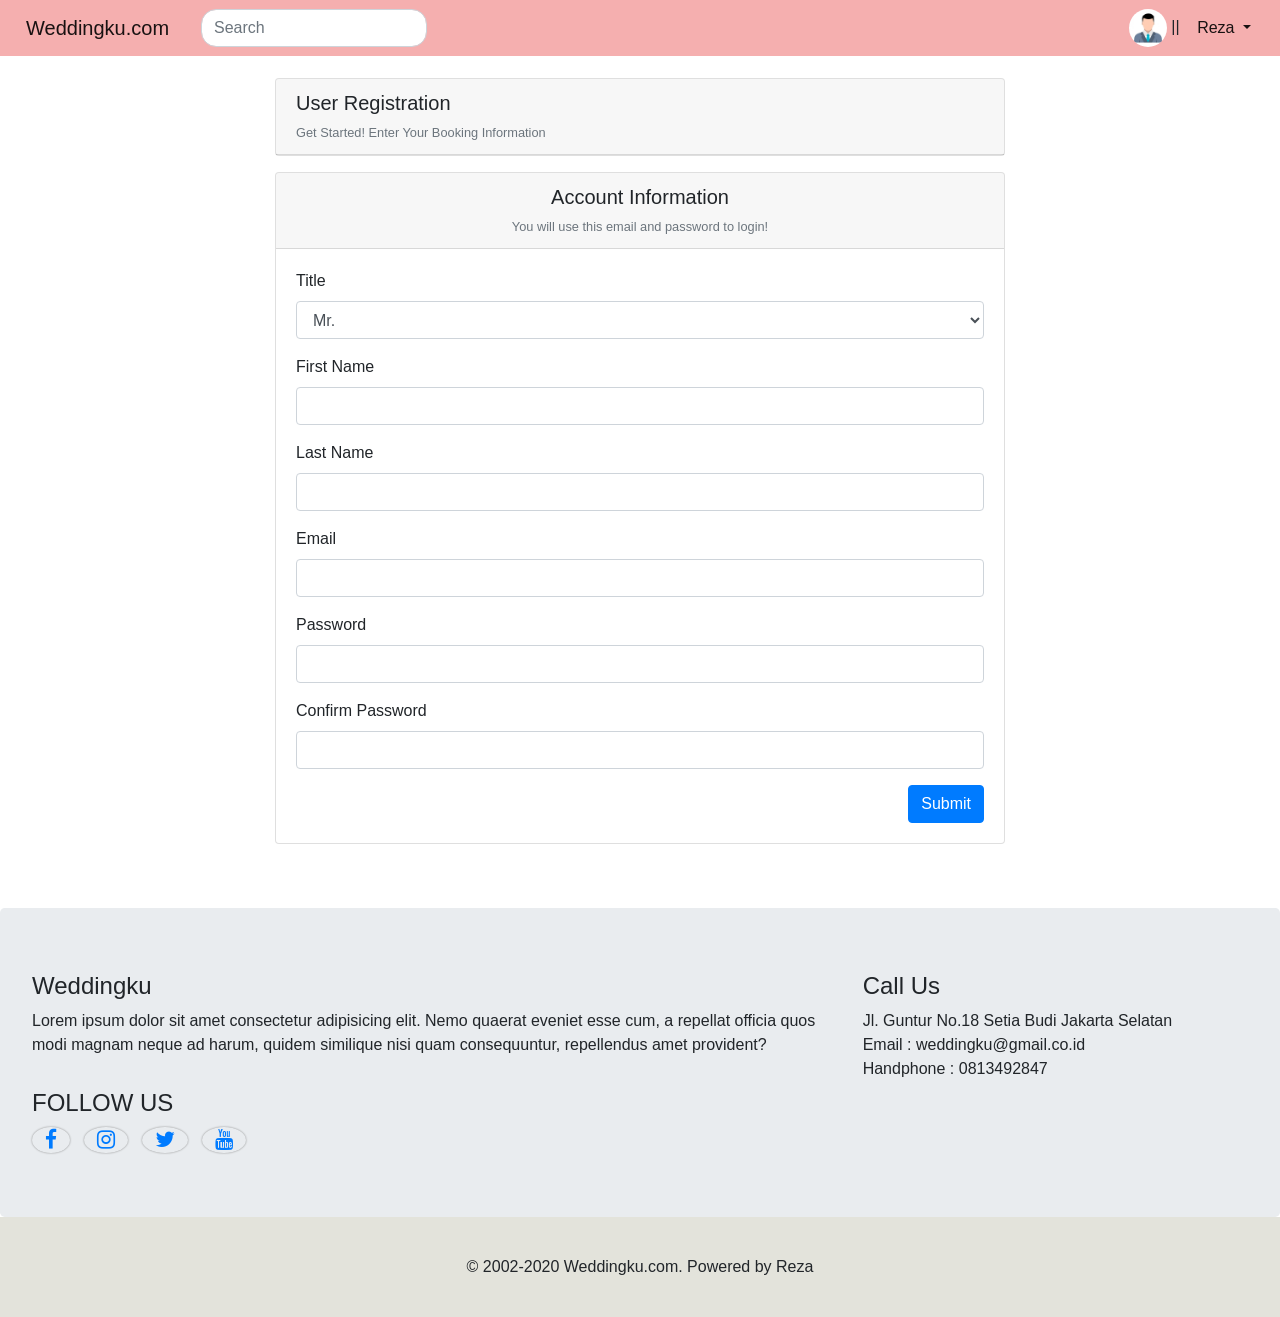
<file: register.html>
<!DOCTYPE html>
<html lang="en">
  <head>
    <!-- Required meta tags -->
    <meta charset="utf-8" />
    <meta
      name="viewport"
      content="width=device-width, initial-scale=1, shrink-to-fit=no"
    />    
    <title>Weddingku.com</title>
    <!-- Bootstrap CSS -->

    <link rel="stylesheet" href="style.css" />
    <link rel="stylesheet" href="./font-awesome-4.7.0/css/font-awesome.min.css">
    <link rel="stylesheet" href="./bootstrap-4.5.0-dist/css/bootstrap.min.css">

  </head>
  <body>
    <!-- Modal -->
    <div
      class="modal fade"
      id="addVendor"
      tabindex="-1"
      role="dialog"
      aria-labelledby="exampleModalCenterTitle"
      aria-hidden="true"
    >
      <div class="modal-dialog modal-dialog-centered" role="document">
        <div class="modal-content">
          <div class="modal-header">
            <h3 class="modal-title" id="exampleModalLongTitle">Add Vendor</h3>
            <button
              type="button"
              class="close"
              data-dismiss="modal"
              aria-label="Close"
            >
              <span aria-hidden="true">&times;</span>
            </button>
          </div>
          <div class="modal-body">
            <div class="form-group">
              <input
                type="text"
                name="name"
                class="form-control"
                placeholder="Name Vendor"
              />
            </div>
            <div class="form-group">
              <textarea
                class="form-control"
                id="exampleFormControlTextarea1"
                rows="3"
                placeholder="Address"
              ></textarea>
            </div>
            <div class="form-group">
              <input
                type="numberPhone"
                name="numberPhone"
                class="form-control"
                placeholder="Number Phone"
              />
            </div>
            <div class="form-group">
              <textarea
                class="form-control"
                id="exampleFormControlTextarea1"
                rows="3"
                placeholder="About"
              ></textarea>
            </div>
          </div>
          <div class="modal-footer">
            <button type="submit" class="btn btn-success" data-dismiss="modal">
              Submit
            </button>
          </div>
        </div>
      </div>
    </div>

    <nav class="navbar navbar-expand-lg navbar-light">
      <a class="navbar-brand" href="#">Weddingku.com</a>
      <button
        class="navbar-toggler"
        type="button"
        data-toggle="collapse"
        data-target="#navbarSupportedContent"
        aria-controls="navbarSupportedContent"
        aria-expanded="false"
        aria-label="Toggle navigation"
      >
        <span class="navbar-toggler-icon"></span>
      </button>

      <div class="collapse navbar-collapse" id="navbarSupportedContent">
        <form class="form-inline my-2 my-lg-0 mr-auto ml-3">
          <input
            class="form-control mr-sm-2"
            type="search"
            placeholder="Search"
            aria-label="Search"
            id="search"
          />
        </form>
        <div class="dropdown ml-auto">
          <img class="user rounded-circle" src="img/user.jpg" alt="user" /> ||
          <button
            class="btn btn-secondary dropdown-toggle"
            type="button"
            id="dropdownMenuButton"
            data-toggle="dropdown"
            aria-haspopup="true"
            aria-expanded="false"
          >
            Reza
          </button>
          <div class="dropdown-menu" aria-labelledby="dropdownMenuButton">
            <a class="dropdown-item" href="#">MY PROFILE</a>
            <a class="dropdown-item" href="#">MANAGE VENDOR</a>
            <a class="dropdown-item" href="#">SETTINGS</a>
            <a class="dropdown-item" href="#">SIGN OUT</a>
          </div>
        </div>
      </div>
    </nav>


    <div class="container mt-2" id="demo">
      <div class="row" id="navAddVendor">
        <div class="col-md-2"></div>
          <div class="col-md-8 mb-3">
              <div class="card">
                  <div class="card-header"><h5>User Registration</h5>
                    <small id="emailHelp" class="form-text text-muted">Get Started! Enter Your Booking Information</small>
                </div>
              </div>
          </div>
          <div class="col-md-2"></div>

          <div class="col-md-2"></div>
        <div class="col-md-8 text-center mb-3">
            <div class="card">
                <div class="card-header text-center">
                  <h5>Account Information</h5>
                  <small id="emailHelp" class="form-text text-muted">You will use this email and password to login!</small>
                </div>
                <div class="card-body text-left">
                    <form>
                        <div class="form-group">
                            <label for="exampleFormControlSelect1">Title</label>
                            <select class="form-control" id="exampleFormControlSelect1">
                              <option>Mr.</option>
                              <option>Mrs.</option>
                            </select>
                        </div>
                        <div class="form-group">
                            <label for="exampleInputEmail1">First Name</label>
                            <input type="email" class="form-control" id="exampleInputEmail1" aria-describedby="emailHelp">
                        </div>
                        <div class="form-group">
                            <label for="exampleInputEmail1">Last Name</label>
                            <input type="email" class="form-control" id="exampleInputEmail1" aria-describedby="emailHelp">
                        </div>
                        <div class="form-group">
                            <label for="exampleInputEmail1">Email</label>
                            <input type="email" class="form-control" id="exampleInputEmail1" aria-describedby="emailHelp">
                        </div>
                        <div class="form-group">
                            <label for="exampleInputPassword1">Password</label>
                            <input type="password" class="form-control" id="exampleInputPassword1">
                          </div>
                          <div class="form-group">
                            <label for="exampleInputPassword1">Confirm Password</label>
                            <input type="password" class="form-control" id="exampleInputPassword1">
                          </div>
                        <div class="text-right">
                          <button type="submit" class="btn btn-primary">Submit</button>
                        </div>
                      </form>
                </div>
              </div>
        </div>
        <div class="col-md-2"></div>
      </div>      
    </div>

    <section>
        <div class="jumbotron jumbotron mt-5 mb-0">
            <div class="row">
              <div class="col-md-8">
                <h4>Weddingku</h4>
                <p>Lorem ipsum dolor sit amet consectetur adipisicing elit. Nemo quaerat eveniet esse cum, a repellat officia quos modi magnam neque ad harum, quidem similique nisi quam consequuntur, repellendus amet provident?</p><br>
                <h4 class="mt-2">FOLLOW US</h4>
                   <a href=""><i class="fa fa-facebook-f fa-lg"></i></a>               
                   <a href=""><i class="fa fa-instagram fa-lg"></i></a>
                   <a href=""><i class="fa fa-twitter fa-lg"></i></a>
                   <a href=""><i class="fa fa-youtube fa-lg"></i></a>
                </ul>
            </div>
            <div class="col-md-4 ">
              <h4>Call Us</h4>
              <p>Jl. Guntur No.18 Setia Budi Jakarta Selatan</p>
              <p>Email : weddingku@gmail.co.id</p>
              <p>Handphone : 0813492847</p>
            </div>
          </div>
        </div>
      </section>
      <footer>
        <div class="container-fluid">
          <div class="row">
            <div class="col-md-12">
             <p class="text-center"> © 2002-2020 Weddingku.com. Powered by Reza</p>
            </div>
          </div>
        </div>
      </footer>

    <!-- Optional JavaScript -->
    <!-- jQuery first, then Popper.js, then Bootstrap JS -->
    
    <script src="./jquery-3.5.1.min.js"></script>
    <script src="https://maxcdn.bootstrapcdn.com/bootstrap/4.4.1/js/bootstrap.min.js"></script>
    <script src="script.js"></script>
  </body>
</html>
</file>
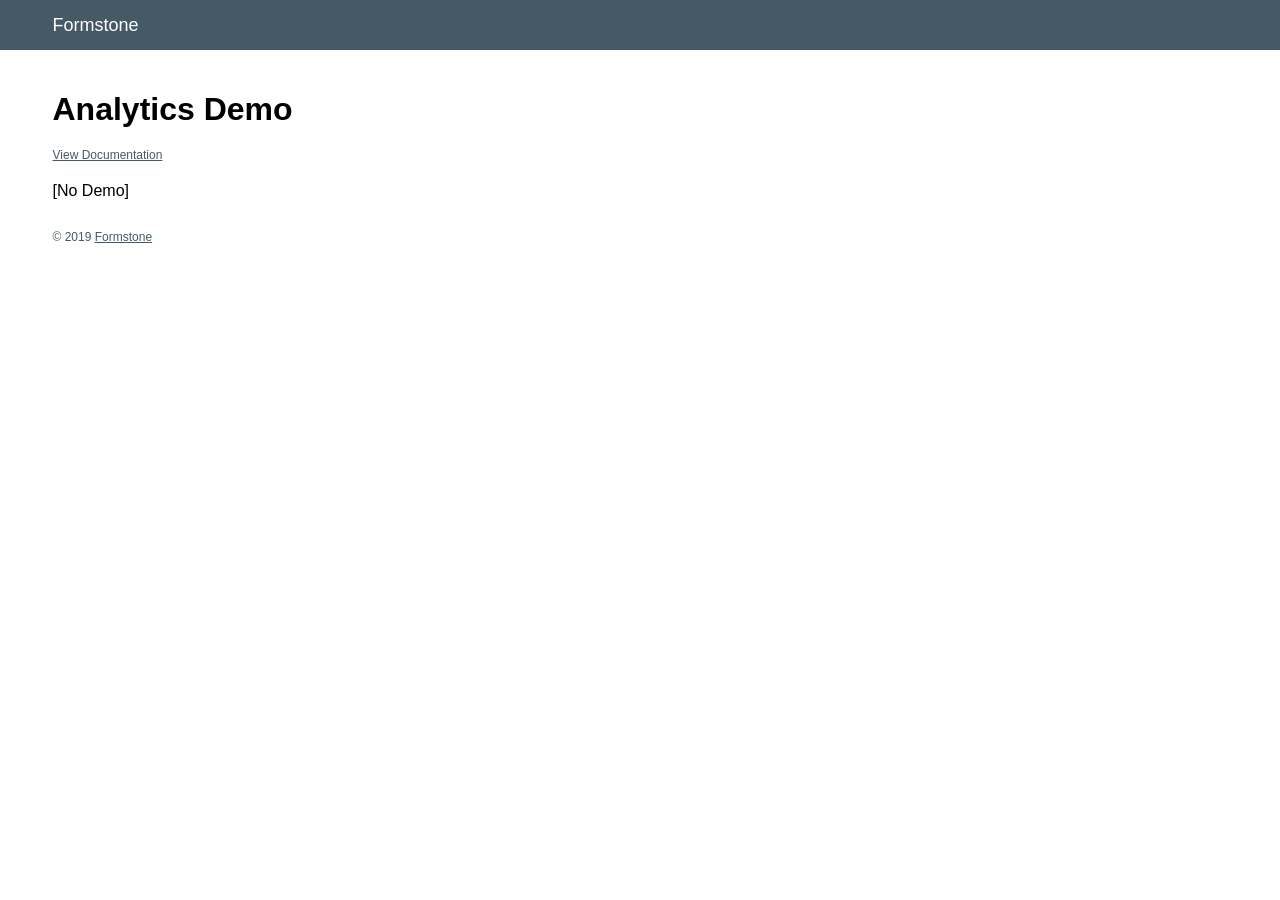
<file: node_modules/formstone/demo/components/analytics.html>
<!DOCTYPE html>
<html lang="en" class="no-js">

<head>
    <meta charset="utf-8">
    <meta name="viewport" content="width=device-width, initial-scale=1">
    <meta name="apple-mobile-web-app-capable" content="yes">
    <meta name="mobile-web-app-capable" content="yes">
    <!-- Page Attributes -->
    <title>Analytics &middot; Formstone</title>
    <!-- Modernizer -->
    <script src="../js/modernizr.js?v=1.4.16-1"></script>
    <!-- Compiled CSS -->
    <link rel="stylesheet" href="../css/site.css?v=1.4.16-1">
    <!-- Compiled JS -->
    <script src="../js/site.js?v=1.4.16-1"></script>
    <!-- <script src="https://code.jquery.com/jquery-migrate-3.0.0.js"></script> -->
</head>

<body class="fs-grid demo_page">
    <!-- JSHEADER -->
    <div class="demo_content">
        <header class="header">
            <div class="fs-row">
                <div class="fs-cell"> <a href="https://formstone.it/" class="header_logo icon-logo">Formstone</a> </div>
            </div>
        </header>
        <div class="fs-row">
            <div class="fs-cell">
                <h1 id="analytics-demo">Analytics Demo</h1>
                <p class="back_link"><a href="https://formstone.it/components/analytics">View Documentation</a></p>
                <!-- START: DEMO -->[No Demo]

                <!--
<style>
  body { position: relative; }

  .mark { border-bottom: 5px solid red; color: black; position: absolute; right: 0; text-align: right; width: 100px; }
  .mark:before { background: red; bottom: 0; content: ''; display: block; height: 50px; opacity: 0.5; position: absolute; width: 100%; }
  .mark_20  { bottom: 20%; }
  .mark_40  { bottom: 40%; }
  .mark_60  { bottom: 60%; }
  .mark_80  { bottom: 80%; }
  .mark_100 { bottom: 100%; }

  .padded { height: 2000px; }
</style>

<div class="mark mark_20"></div>
<div class="mark mark_40"></div>
<div class="mark mark_60"></div>
<div class="mark mark_80"></div>
<div class="mark mark_100"></div>

<div class="padded"></div>
-->
                <!-- END: DEMO -->
                <div class="footer">
                    <div class="copyright">
                        <div>&copy; 2019 <a href="https://formstone.it/">Formstone</a></div>
                    </div>
                    <div class="footer_links">
                        <!-- JSFOOTER -->
                    </div>
                </div>
            </div>
        </div>
    </div>
</body>

</html>
</file>
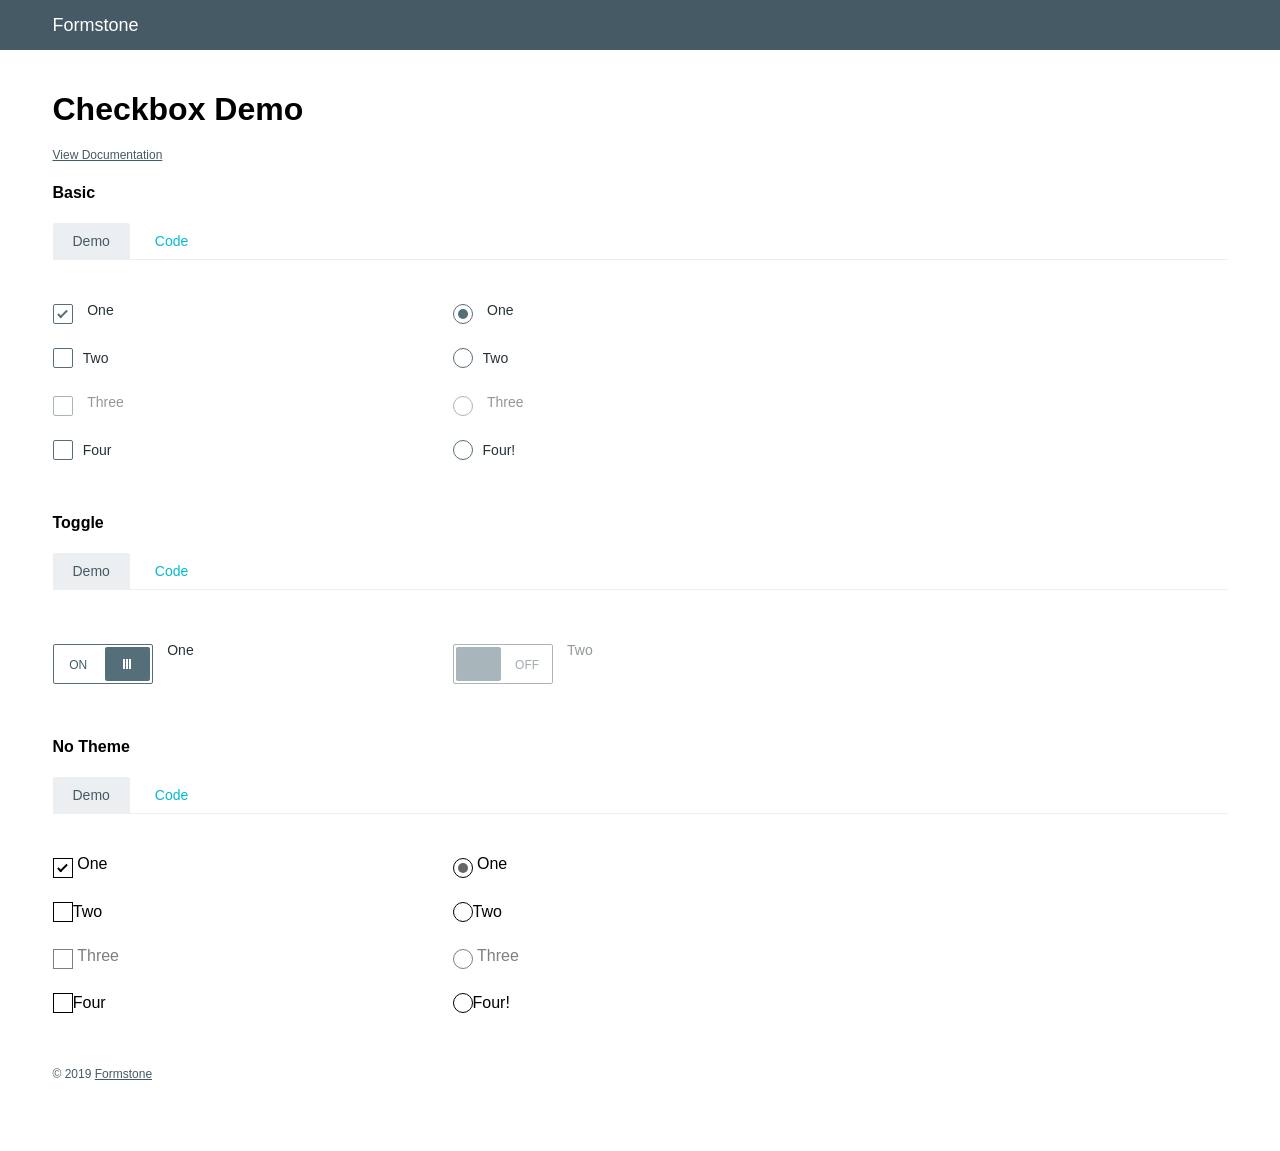
<file: node_modules/formstone/demo/components/checkbox.html>
<!DOCTYPE html>
<html lang="en" class="no-js">

<head>
    <meta charset="utf-8">
    <meta name="viewport" content="width=device-width, initial-scale=1">
    <meta name="apple-mobile-web-app-capable" content="yes">
    <meta name="mobile-web-app-capable" content="yes">
    <!-- Page Attributes -->
    <title>Checkbox &middot; Formstone</title>
    <!-- Modernizer -->
    <script src="../js/modernizr.js?v=1.4.16-1"></script>
    <!-- Compiled CSS -->
    <link rel="stylesheet" href="../css/site.css?v=1.4.16-1">
    <!-- Compiled JS -->
    <script src="../js/site.js?v=1.4.16-1"></script>
    <!-- <script src="https://code.jquery.com/jquery-migrate-3.0.0.js"></script> -->
</head>

<body class="fs-grid demo_page">
    <!-- JSHEADER -->
    <div class="demo_content">
        <header class="header">
            <div class="fs-row">
                <div class="fs-cell"> <a href="https://formstone.it/" class="header_logo icon-logo">Formstone</a> </div>
            </div>
        </header>
        <div class="fs-row">
            <div class="fs-cell">
                <h1 id="checkbox-demo">Checkbox Demo</h1>
                <p class="back_link"><a href="https://formstone.it/components/checkbox">View Documentation</a></p>
                <!-- START: DEMO -->
                <h4>Basic</h4>

                <!-- START: FIRSTDEMO -->

                <div class="demo_container">
                    <div class="demo_example">
                        <div class="fs-row">
                            <div class="fs-cell fs-sm-half fs-md-half fs-lg-third">
                                <form action="#" method="GET" class="form demo_form">
                                    <fieldset class="form_fieldset">
                                        <input type="checkbox" value="1" id="checkbox-1" name="checkbox-1" checked>
                                        <label for="checkbox-1">One</label>
                                    </fieldset>
                                    <fieldset class="form_fieldset">
                                        <label for="checkbox-2">
              <input type="checkbox" value="2" id="checkbox-2" name="checkbox-2"> Two
            </label>
                                    </fieldset>
                                    <fieldset class="form_fieldset">
                                        <input type="checkbox" value="3" id="checkbox-3" name="checkbox-3" disabled>
                                        <label for="checkbox-3">Three</label>
                                    </fieldset>
                                    <fieldset class="form_fieldset">
                                        <label>
              <span>
                <input type="checkbox" value="4" id="checkbox-4" name="checkbox-4"> Four
              </span>
            </label>
                                    </fieldset>
                                </form>
                            </div>
                            <div class="fs-cell fs-sm-half fs-md-half fs-lg-third">
                                <form action="#" method="GET" class="form demo_form">
                                    <fieldset class="form_fieldset">
                                        <input type="radio" value="1" id="radio-1" name="radio-group" checked>
                                        <label for="radio-1">One</label>
                                    </fieldset>
                                    <fieldset class="form_fieldset">
                                        <label for="radio-2">
              <input type="radio" value="2" id="radio-2" name="radio-group"> Two
            </label>
                                    </fieldset>
                                    <fieldset class="form_fieldset">
                                        <input type="radio" value="3" id="radio-3" name="radio-group" disabled>
                                        <label for="radio-3">Three</label>
                                    </fieldset>
                                    <fieldset class="form_fieldset">
                                        <label>
              <span>
                <input type="radio" value="4" id="radio-4" name="radio-group"> Four!
              </span>
            </label>
                                    </fieldset>
                                </form>
                            </div>
                        </div>
                    </div>
                    <div class="demo_code">
                        <pre><code class="language-html">&lt;input type=&quot;checkbox&quot; value=&quot;1&quot; id=&quot;checkbox&quot; name=&quot;checkbox&quot;&gt;
&lt;label for=&quot;checkbox&quot;&gt;Checkbox&lt;/label&gt;

&lt;input type=&quot;radio&quot; value=&quot;1&quot; id=&quot;radio&quot; name=&quot;radio&quot;&gt;
&lt;label for=&quot;radio&quot;&gt;Radio&lt;/label&gt;</code></pre>
                        <pre><code class="language-javascript">$("input[type='checkbox'], input[type='radio']").checkbox();</code></pre>
                    </div>
                </div>

                <!-- END: FIRSTDEMO -->

                <h4>Toggle</h4>
                <div class="demo_container">
                    <div class="demo_example">
                        <div class="fs-row">
                            <div class="fs-cell fs-sm-half fs-md-half fs-lg-third">
                                <form action="#" method="GET" class="form demo_form">
                                    <fieldset class="form_fieldset">
                                        <input type="checkbox" value="One" id="toggle-1" name="toggle-1" checked data-checkbox-options='{"toggle":true}'>
                                        <label for="toggle-1">One</label>
                                    </fieldset>
                                </form>
                            </div>
                            <div class="fs-cell fs-sm-half fs-md-half fs-lg-third">
                                <form action="#" method="GET" class="form demo_form">
                                    <fieldset class="form_fieldset">
                                        <input type="checkbox" value="Two" id="toggle-2" name="toggle-2" disabled data-checkbox-options='{"toggle":true}'>
                                        <label for="toggle-2">Two</label>
                                    </fieldset>
                                </form>
                            </div>
                        </div>
                    </div>
                    <div class="demo_code">
                        <pre><code class="language-html">&lt;input type=&quot;checkbox&quot; value=&quot;1&quot; id=&quot;checkbox&quot; name=&quot;checkbox&quot;&gt;
&lt;label for=&quot;checkbox&quot;&gt;Checkbox&lt;/label&gt;</code></pre>
                        <pre><code class="language-javascript">$("input[type='checkbox']").checkbox({
  toggle: true
});</code></pre>
                    </div>
                </div>

                <h4>No Theme</h4>
                <div class="demo_container">
                    <div class="demo_example">
                        <div class="fs-row">
                            <div class="fs-cell fs-sm-half fs-md-half fs-lg-third">
                                <form action="#" method="GET" class="form demo_form">
                                    <fieldset class="form_fieldset">
                                        <input type="checkbox" value="1" id="checkbox-plain-1" name="checkbox-plain-1" checked data-checkbox-options='{"theme":""}'>
                                        <label for="checkbox-plain-1">One</label>
                                    </fieldset>
                                    <fieldset class="form_fieldset">
                                        <label for="checkbox-plain-2">
              <input type="checkbox" value="2" id="checkbox-plain-2" name="checkbox-plain-2" data-checkbox-options='{"theme":""}'> Two
            </label>
                                    </fieldset>
                                    <fieldset class="form_fieldset">
                                        <input type="checkbox" value="3" id="checkbox-plain-3" name="checkbox-plain-3" disabled data-checkbox-options='{"theme":""}'>
                                        <label for="checkbox-plain-3">Three</label>
                                    </fieldset>
                                    <fieldset class="form_fieldset">
                                        <label>
              <span>
                <input type="checkbox" value="4" id="checkbox-plain-4" name="checkbox-plain-4" data-checkbox-options='{"theme":""}'> Four
              </span>
            </label>
                                    </fieldset>
                                </form>
                            </div>
                            <div class="fs-cell fs-sm-half fs-md-half fs-lg-third">
                                <form action="#" method="GET" class="form demo_form">
                                    <fieldset class="form_fieldset">
                                        <input type="radio" value="1" id="radio-plain-1" name="radio-plain-group" checked data-checkbox-options='{"theme":""}'>
                                        <label for="radio-plain-1">One</label>
                                    </fieldset>
                                    <fieldset class="form_fieldset">
                                        <label for="radio-plain-2">
              <input type="radio" value="2" id="radio-plain-2" name="radio-plain-group" data-checkbox-options='{"theme":""}'> Two
            </label>
                                    </fieldset>
                                    <fieldset class="form_fieldset">
                                        <input type="radio" value="3" id="radio-plain-3" name="radio-plain-group" disabled data-checkbox-options='{"theme":""}'>
                                        <label for="radio-plain-3">Three</label>
                                    </fieldset>
                                    <fieldset class="form_fieldset">
                                        <label>
              <span>
                <input type="radio" value="4" id="radio-plain-4" name="radio-plain-group" data-checkbox-options='{"theme":""}'> Four!
              </span>
            </label>
                                    </fieldset>
                                </form>
                            </div>
                        </div>
                    </div>
                    <div class="demo_code">
                        <pre><code class="language-html">&lt;input type=&quot;checkbox&quot; value=&quot;1&quot; id=&quot;checkbox&quot; name=&quot;checkbox&quot;&gt;
&lt;label for=&quot;checkbox&quot;&gt;Checkbox&lt;/label&gt;

&lt;input type=&quot;radio&quot; value=&quot;1&quot; id=&quot;radio&quot; name=&quot;radio&quot;&gt;
&lt;label for=&quot;radio&quot;&gt;Radio&lt;/label&gt;</code></pre>
                        <pre><code class="language-javascript">$("input[type='checkbox'], input[type='radio']").checkbox({
  theme: ""
});</code></pre>
                    </div>
                </div>
                <!-- END: DEMO -->
                <div class="footer">
                    <div class="copyright">
                        <div>&copy; 2019 <a href="https://formstone.it/">Formstone</a></div>
                    </div>
                    <div class="footer_links">
                        <!-- JSFOOTER -->
                    </div>
                </div>
            </div>
        </div>
    </div>
</body>

</html>
</file>
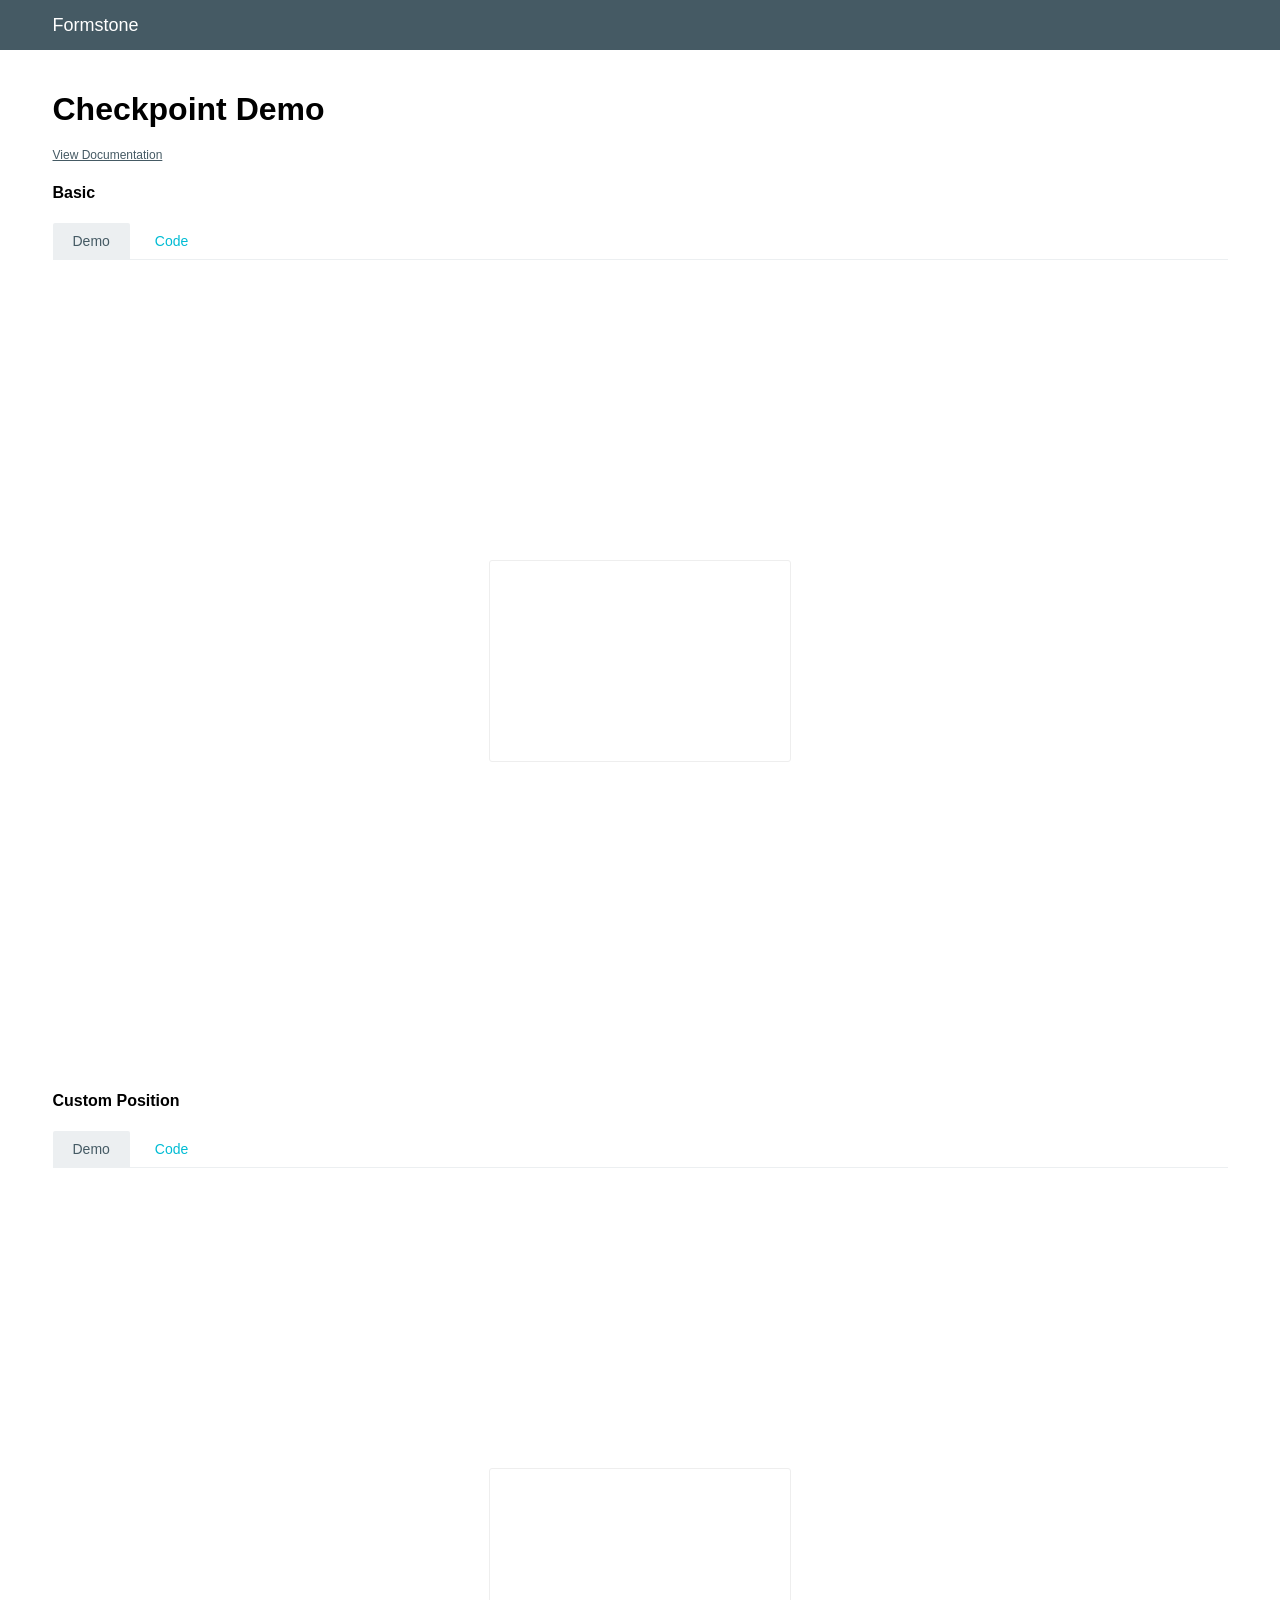
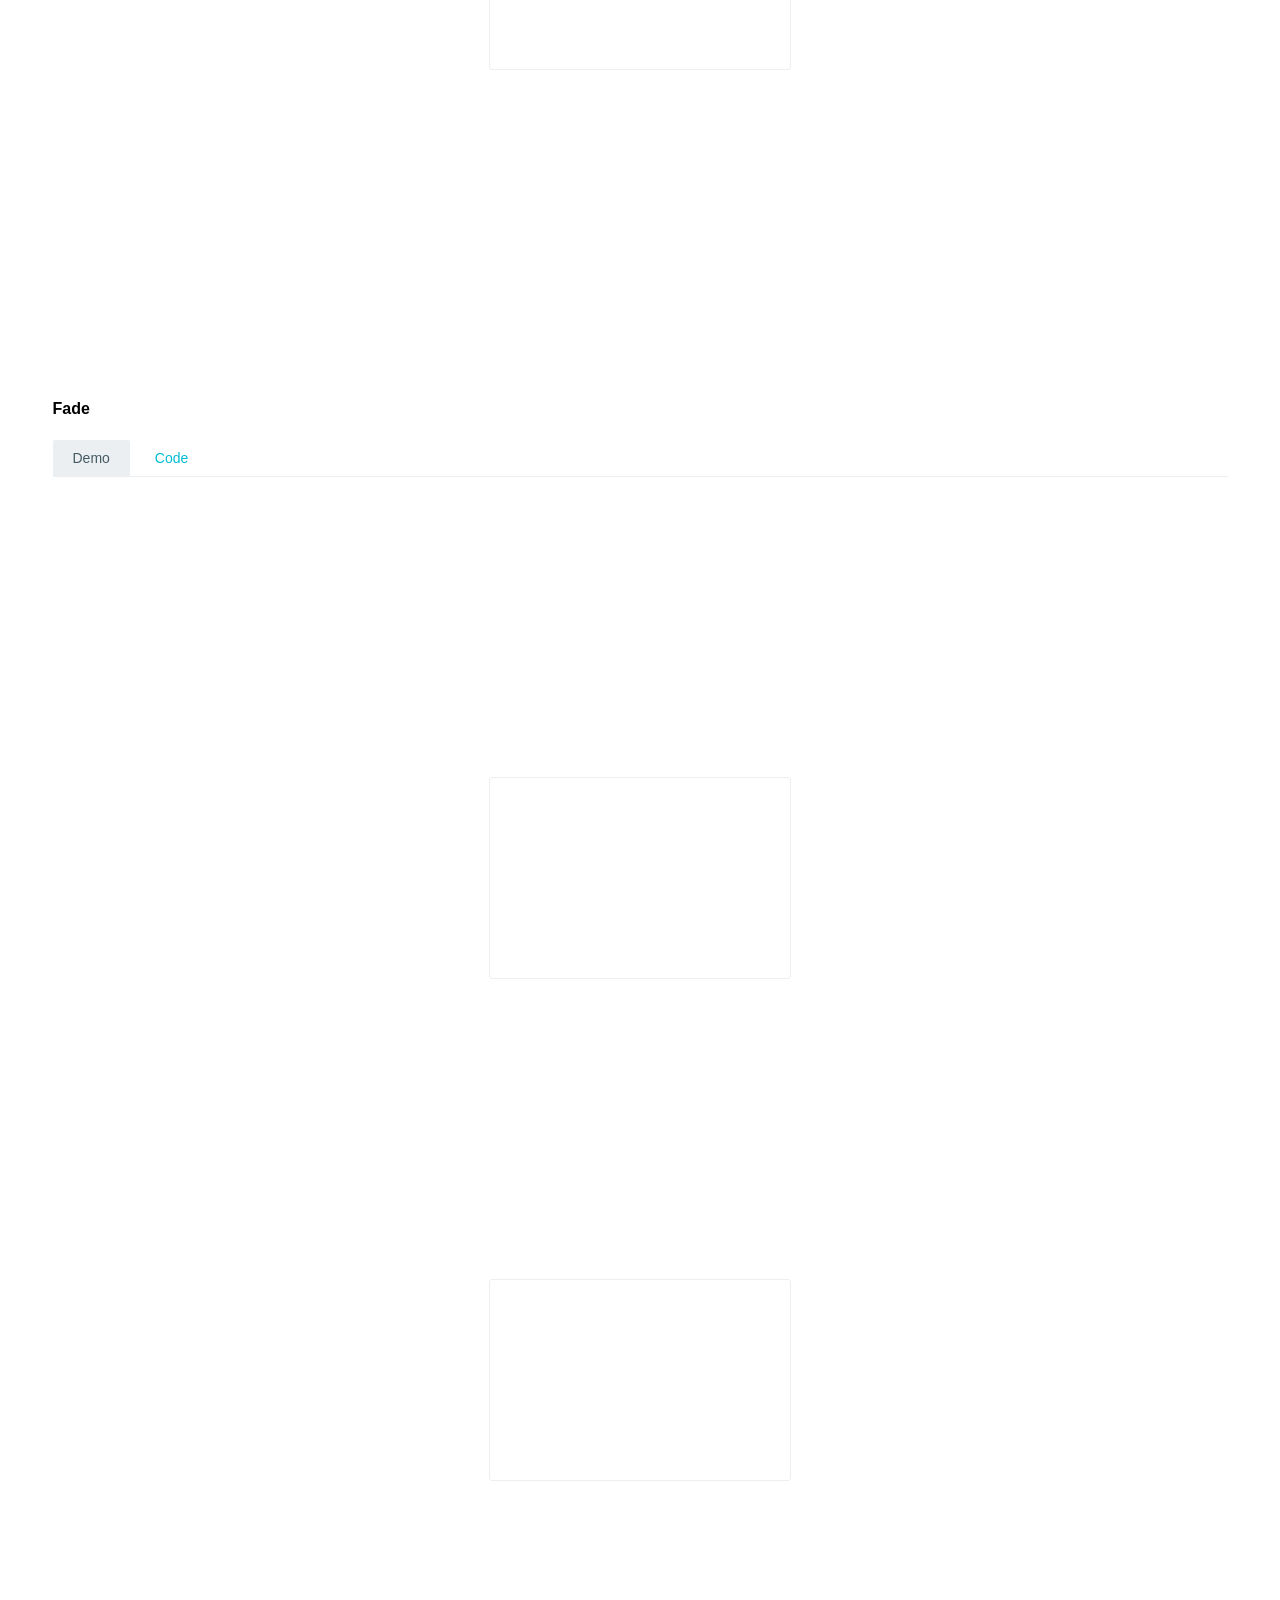
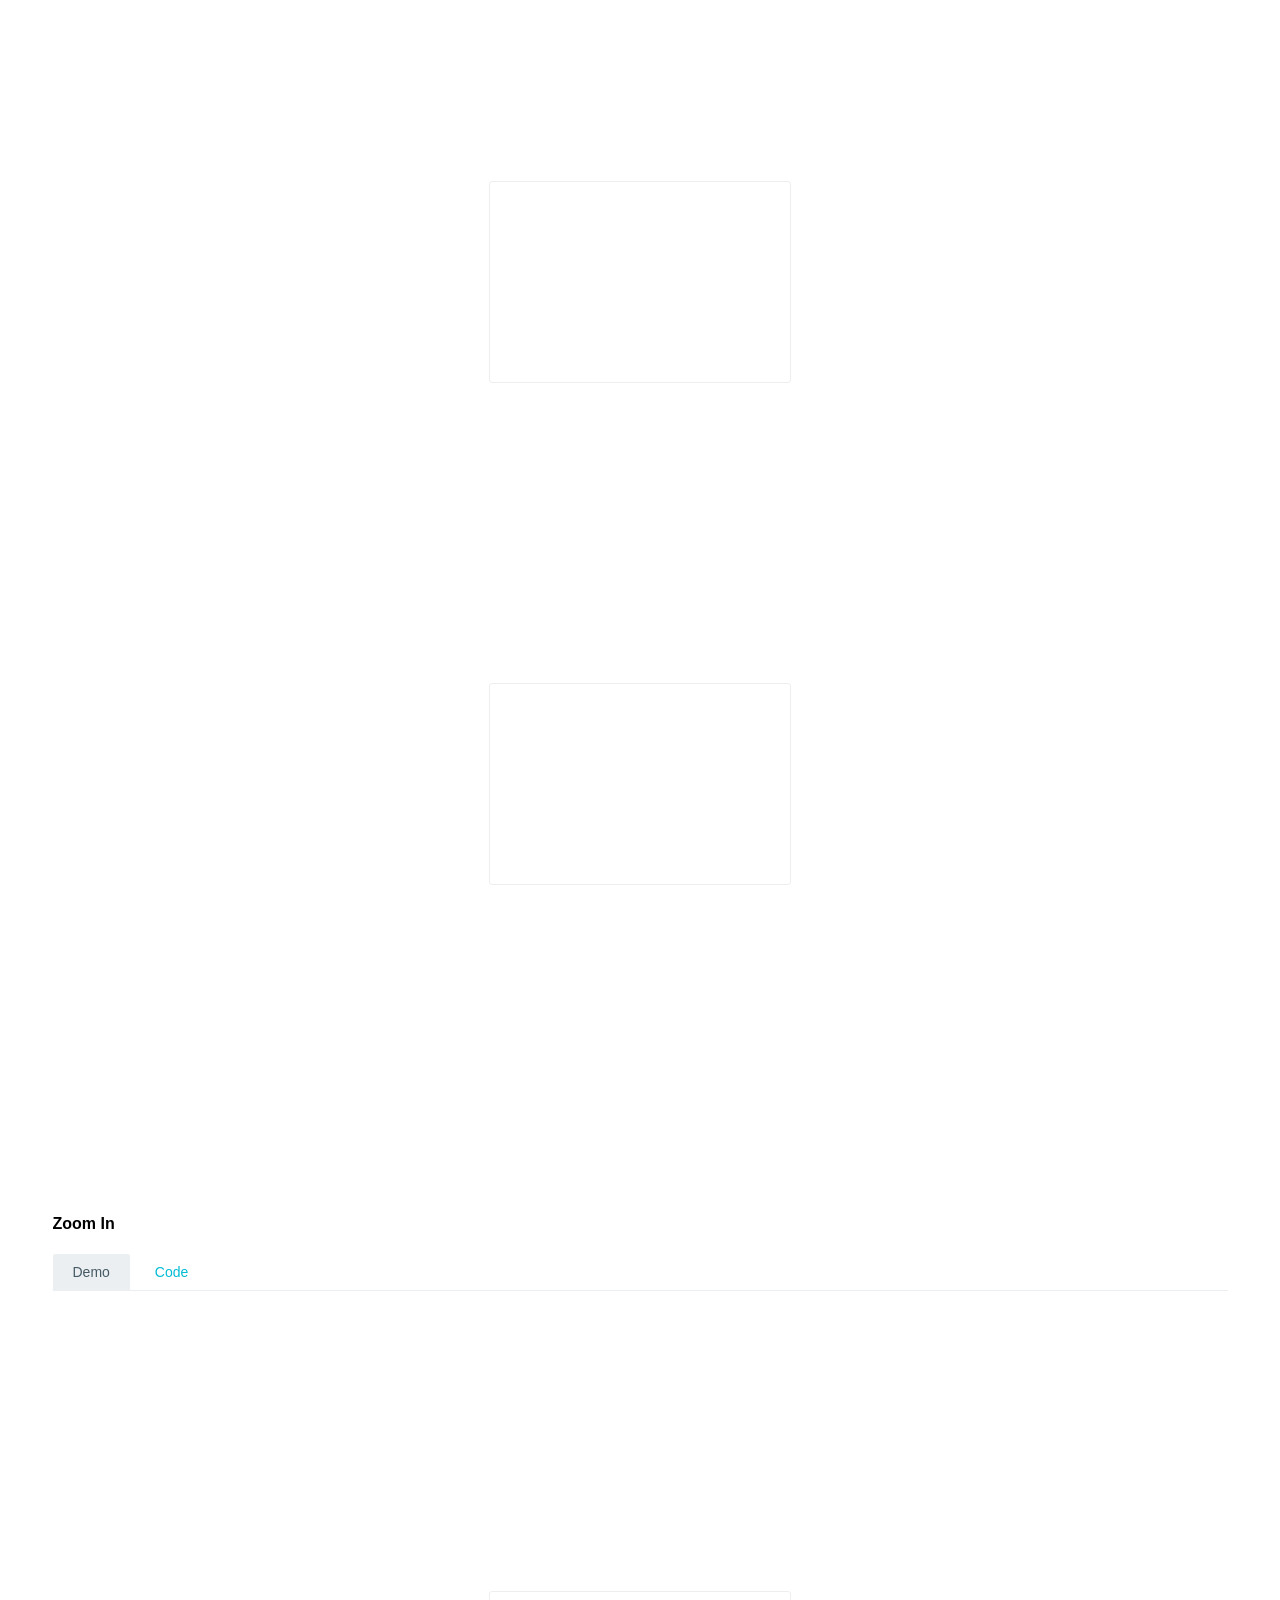
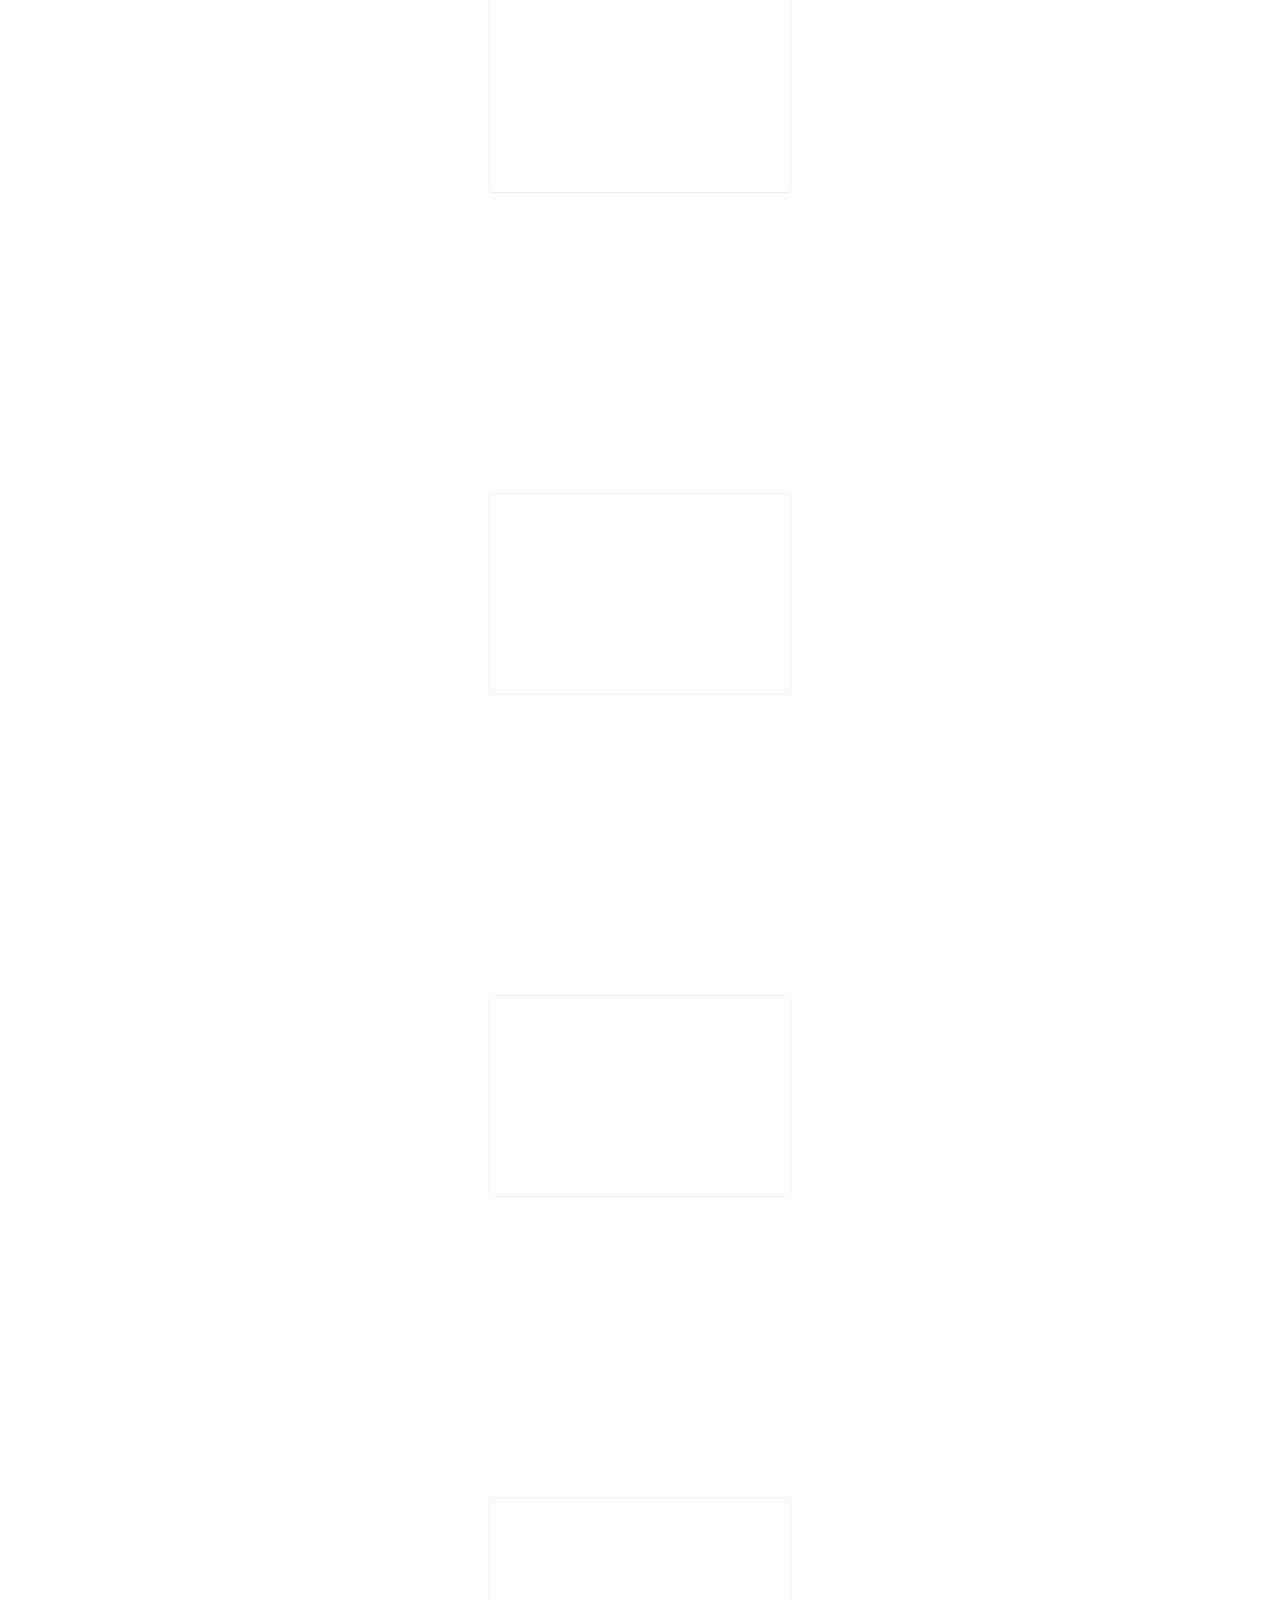
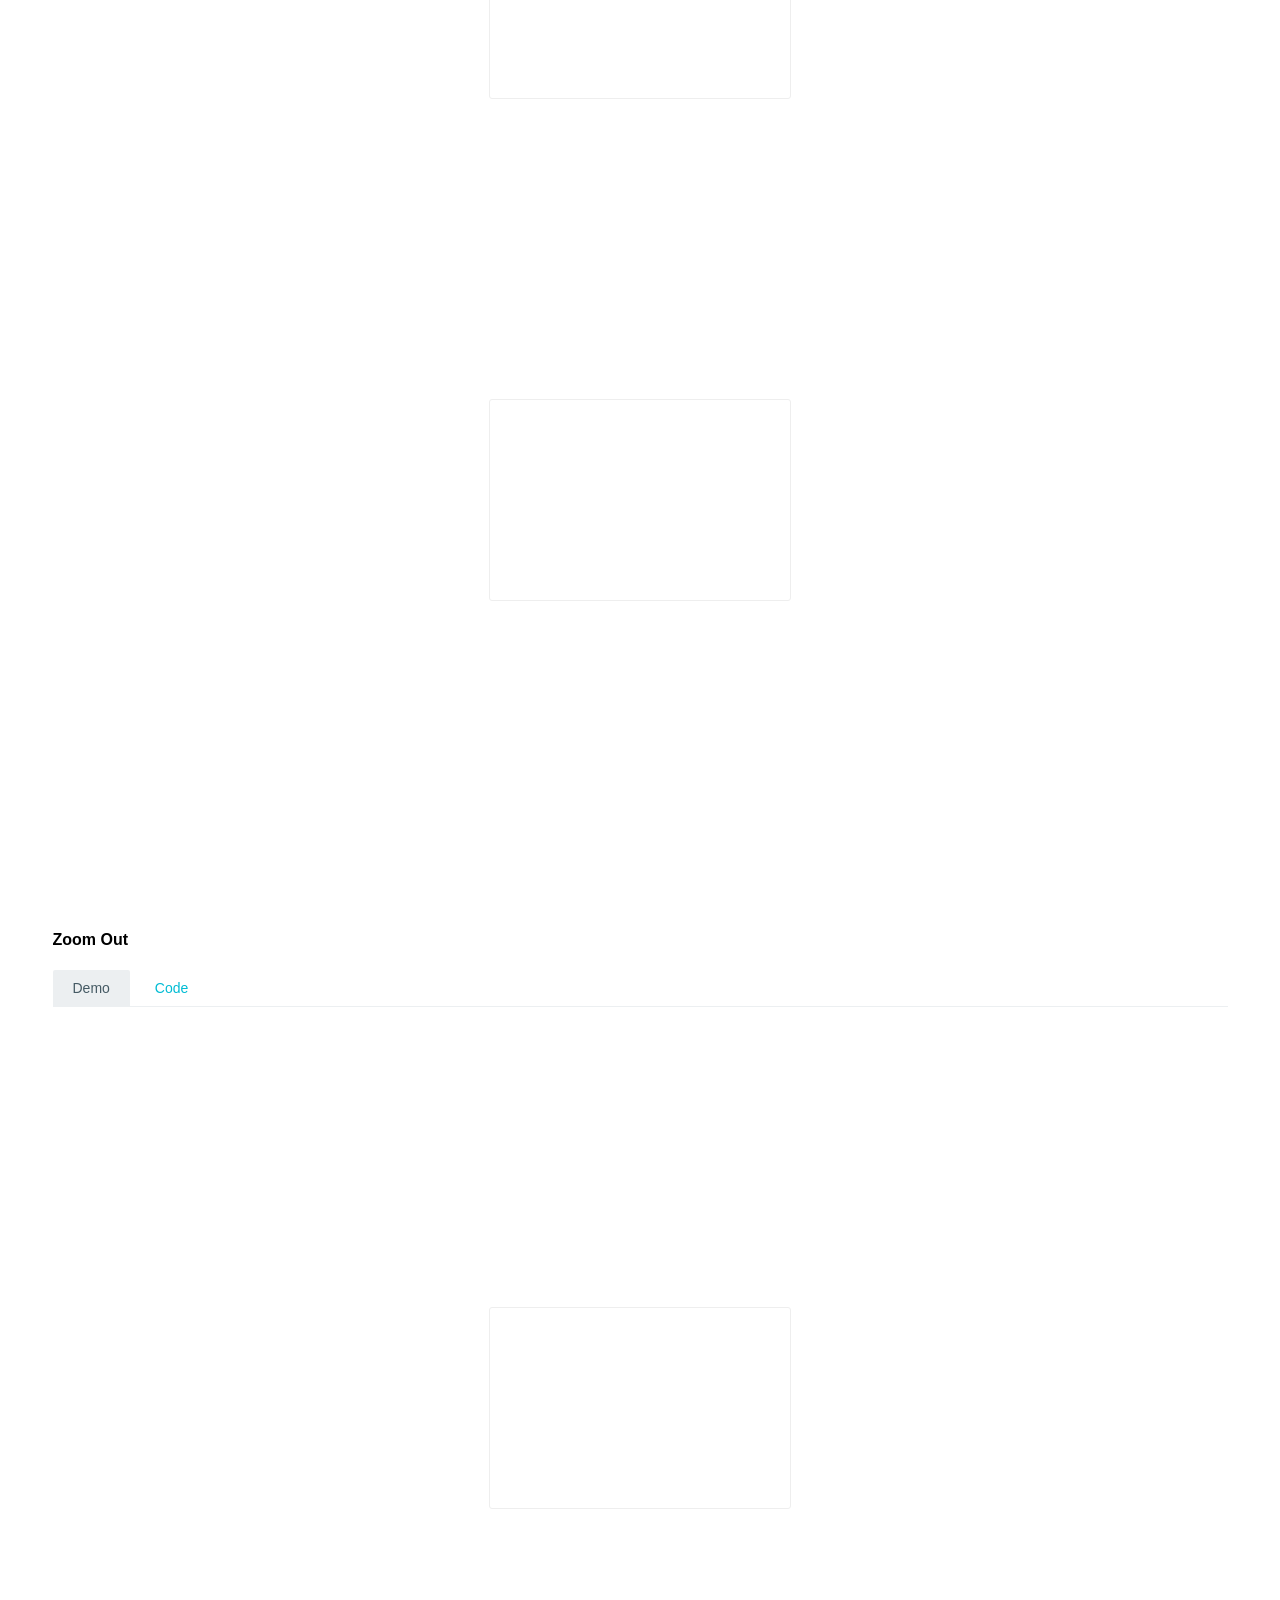
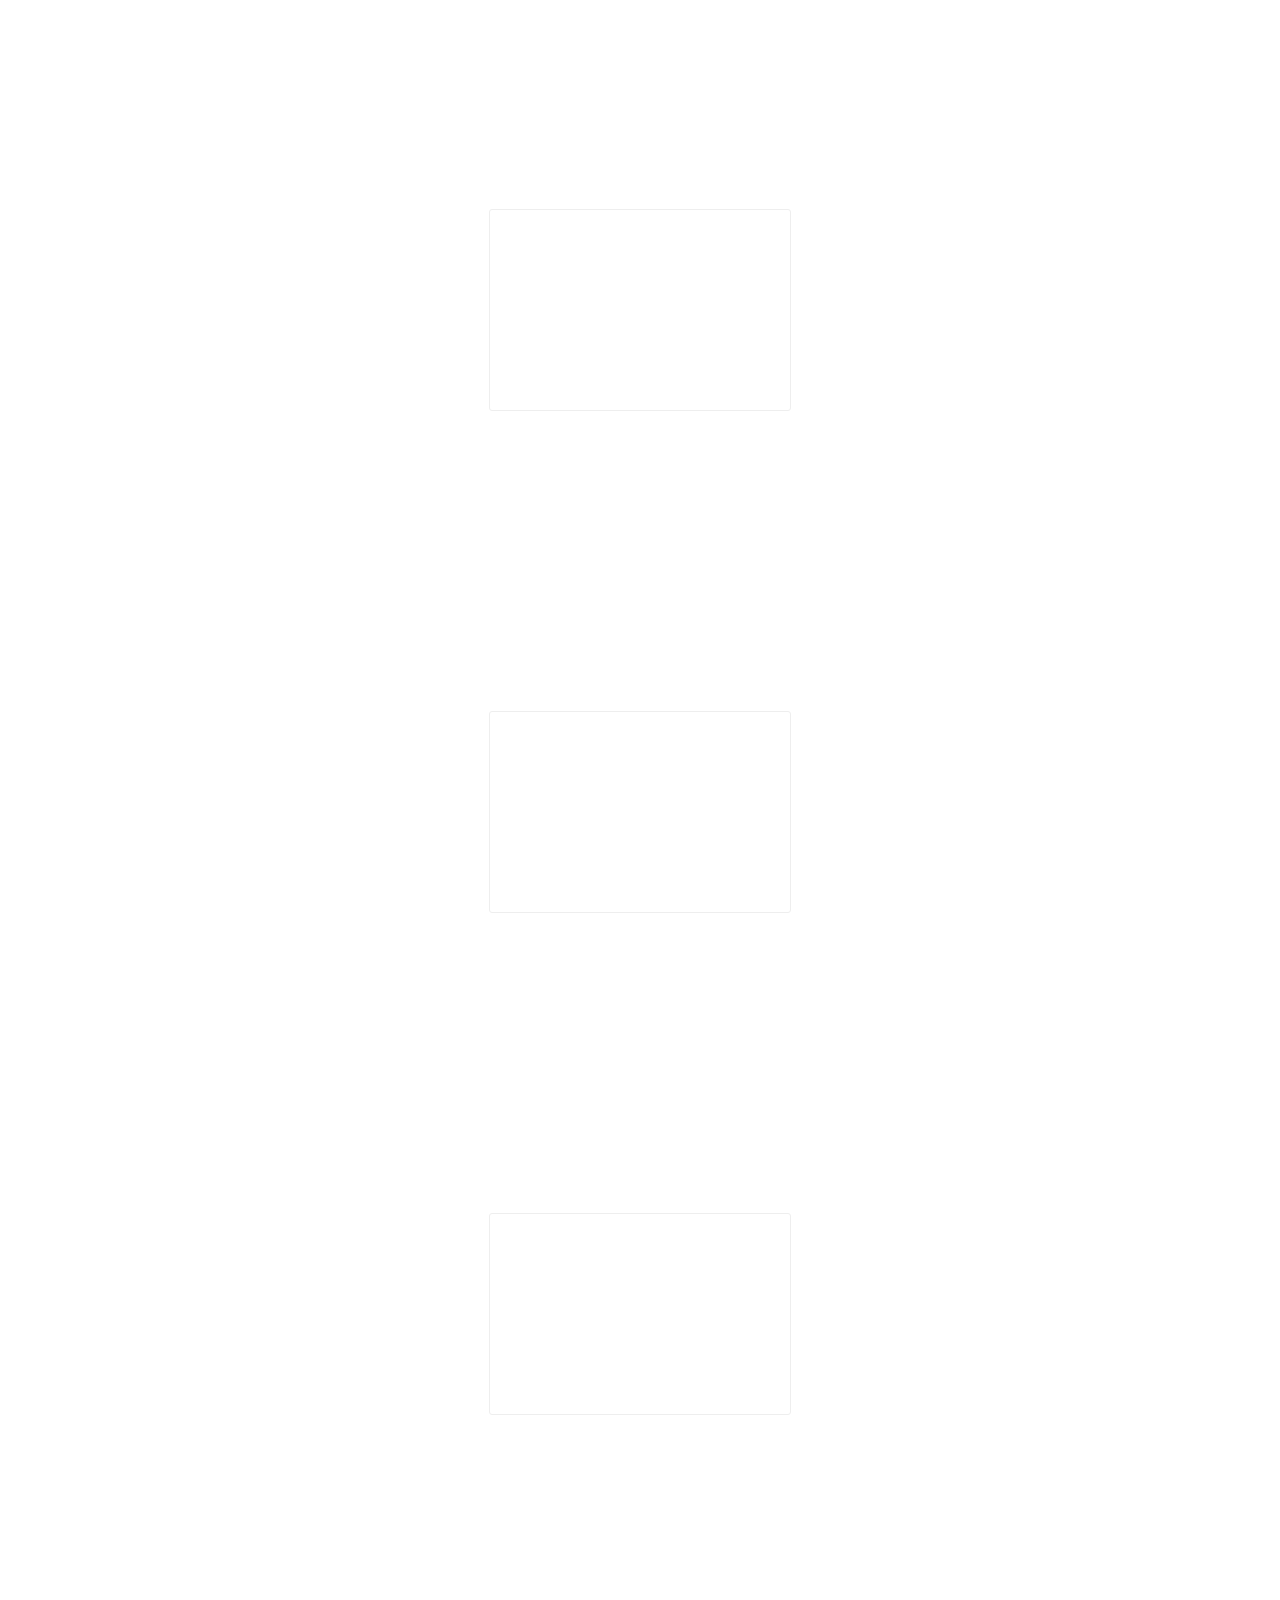
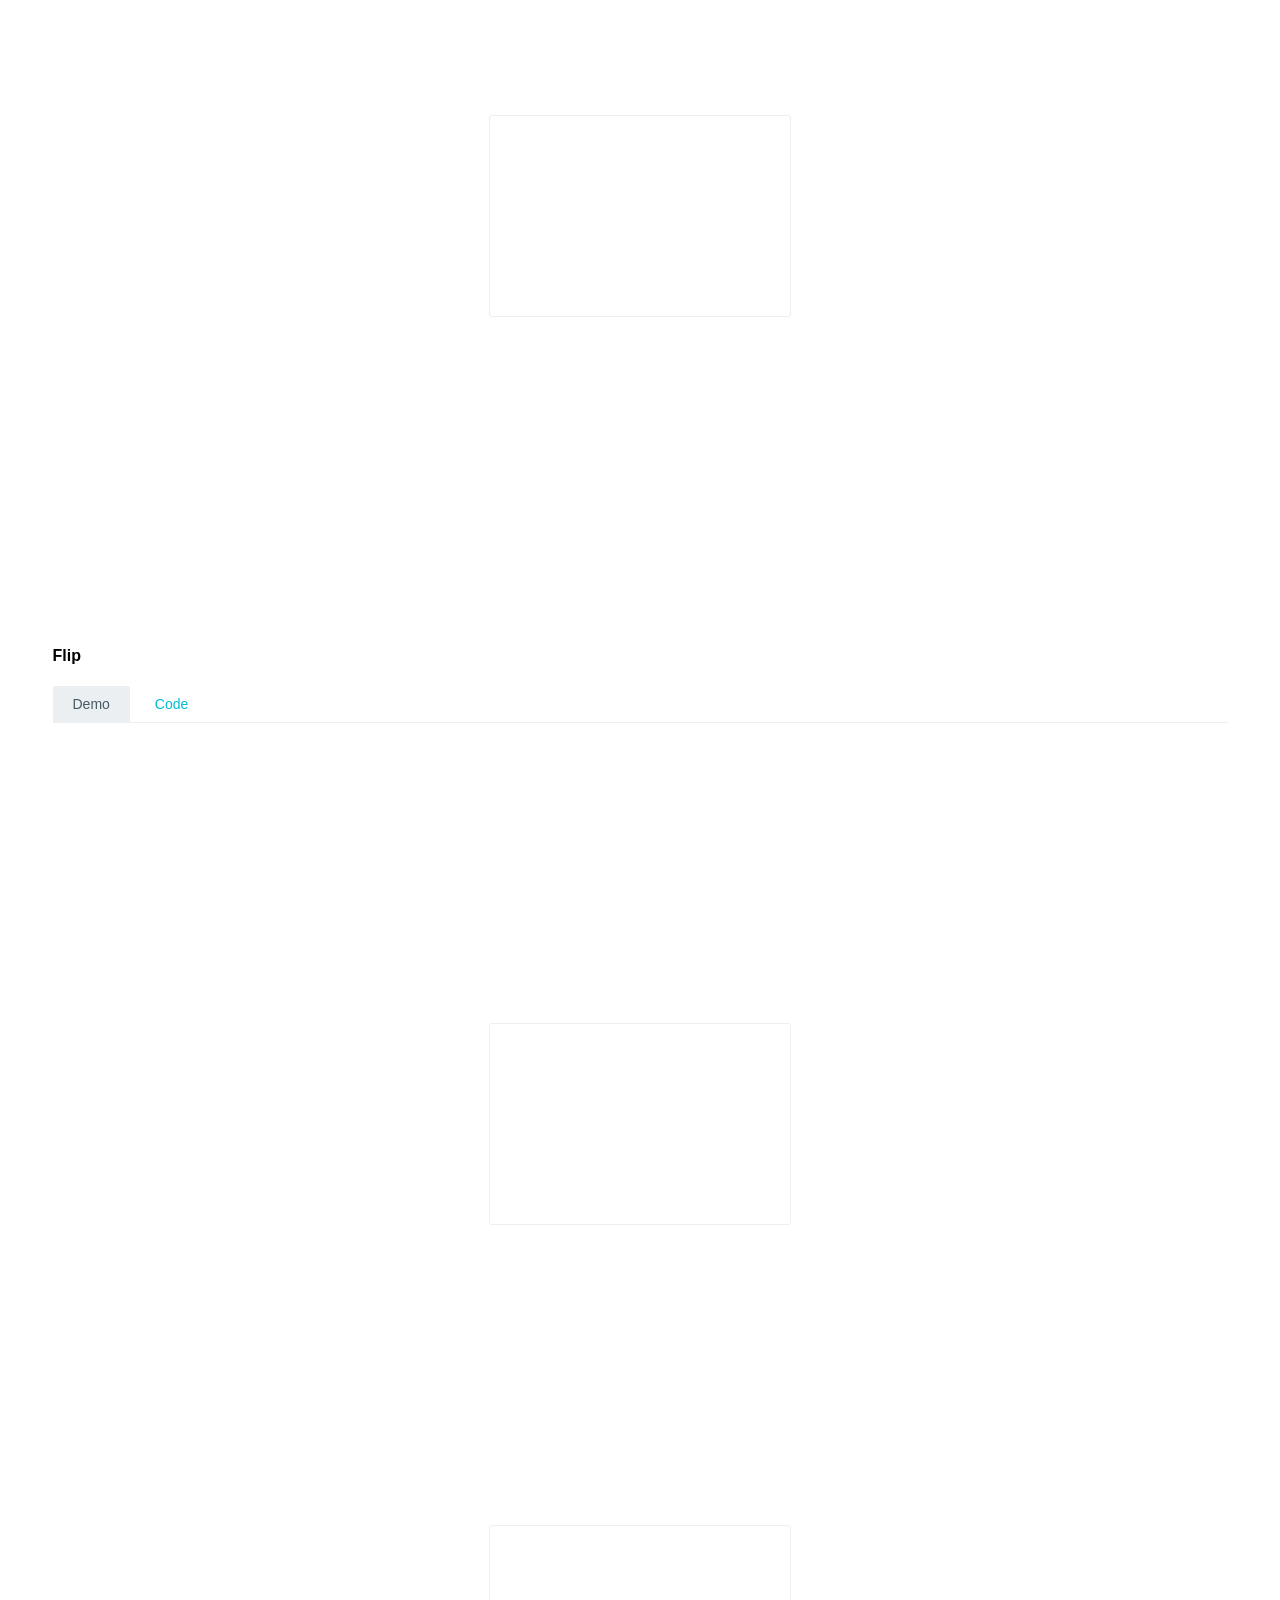
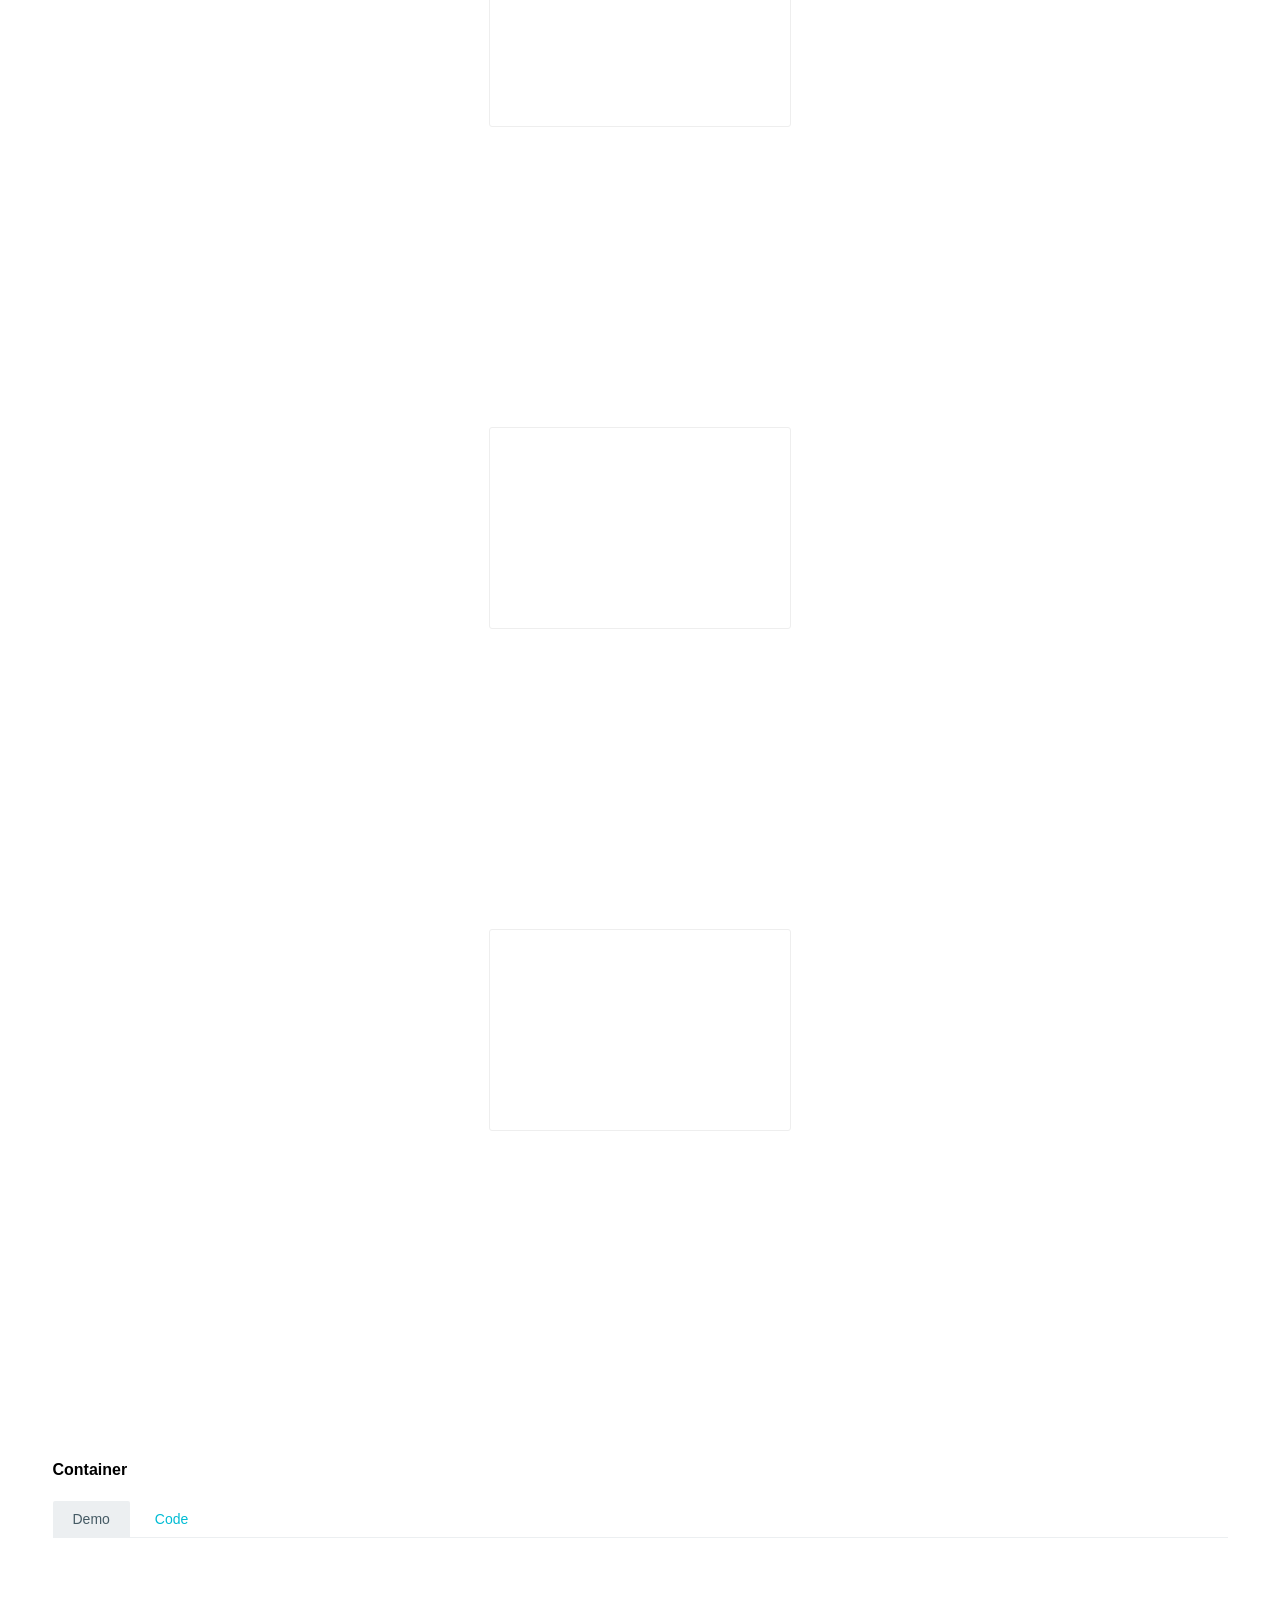
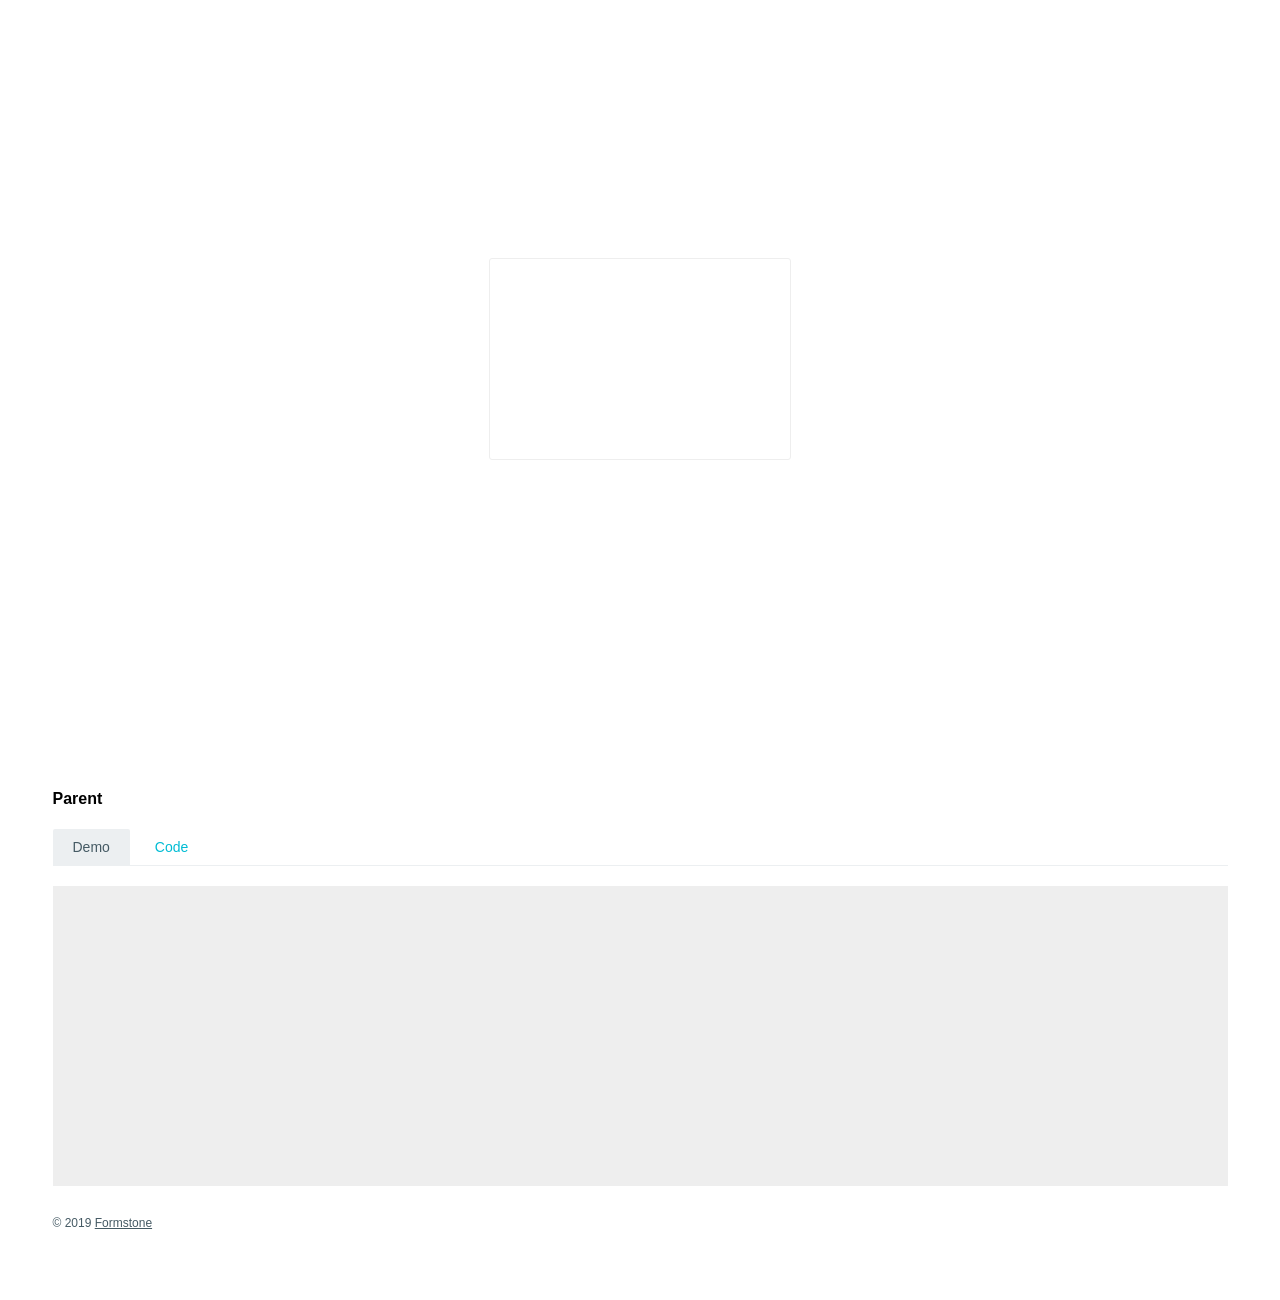
<file: node_modules/formstone/demo/components/checkpoint.html>
<!DOCTYPE html>
<html lang="en" class="no-js">

<head>
    <meta charset="utf-8">
    <meta name="viewport" content="width=device-width, initial-scale=1">
    <meta name="apple-mobile-web-app-capable" content="yes">
    <meta name="mobile-web-app-capable" content="yes">
    <!-- Page Attributes -->
    <title>Checkpoint &middot; Formstone</title>
    <!-- Modernizer -->
    <script src="../js/modernizr.js?v=1.4.16-1"></script>
    <!-- Compiled CSS -->
    <link rel="stylesheet" href="../css/site.css?v=1.4.16-1">
    <!-- Compiled JS -->
    <script src="../js/site.js?v=1.4.16-1"></script>
    <!-- <script src="https://code.jquery.com/jquery-migrate-3.0.0.js"></script> -->
</head>

<body class="fs-grid demo_page">
    <!-- JSHEADER -->
    <div class="demo_content">
        <header class="header">
            <div class="fs-row">
                <div class="fs-cell"> <a href="https://formstone.it/" class="header_logo icon-logo">Formstone</a> </div>
            </div>
        </header>
        <div class="fs-row">
            <div class="fs-cell">
                <h1 id="checkpoint-demo">Checkpoint Demo</h1>
                <p class="back_link"><a href="https://formstone.it/components/checkpoint">View Documentation</a></p>
                <!-- START: DEMO -->
                <h4>Basic</h4>

                <!-- START: FIRSTDEMO -->

                <style>
                    .check_container {
                        background: #f9f9f9;
                        overflow: hidden;
                    }

                    .spacer {
                        margin: 100px auto;
                        border: 1px solid #eee;
                        border-radius: 3px;
                        height: 202px;
                        width: 302px;
                    }

                    .checkpoint {
                        background: #00bcd4;
                        border-radius: 3px;
                        color: #fff;
                        height: 200px;
                        line-height: 200px;
                        margin: 0 auto;
                        text-align: center;
                        width: 300px;
                    }

                    @media screen and (min-width: 980px) {
                        .spacer {
                            margin: 200px auto;
                        }
                    }

                    @media screen and (min-width: 1220px) {
                        .spacer {
                            margin: 300px auto;
                        }
                    }

                    .marker {
                        position: fixed;
                        /*top: 50%;*/
                        right: 0;
                        left: 0;
                        width: 100%;
                        height: 1px;
                        background: red;
                        opacity: 0.2;
                    }

                    .container_example {
                        padding: 100px 0;
                    }

                    .container_example_spacer {
                        margin: 0 auto;
                    }

                    @media screen and (min-width: 980px) {
                        .container_example {
                            padding: 200px 0;
                        }
                        .container_example_spacer {
                            margin: 0 auto;
                        }
                    }

                    @media screen and (min-width: 1220px) {
                        .container_example {
                            padding: 300px 0;
                        }
                        .container_example_spacer {
                            margin: 0 auto;
                        }
                    }

                    .demo_parent {
                        position: relative;
                        height: 300px;
                        background: #eee;
                        overflow-y: scroll;
                    }

                    .demo_parent .spacer {
                        margin-top: 500px;
                    }
                </style>

                <!-- <div class="marker" style="top: 100px;"></div>
<div class="marker" style="top: 50%;"></div>
<div class="marker" style="bottom: 100px;"></div> -->

                <script>
                    Formstone.Ready(function() {
                        // $(".checkpoint").on("activate.checkpoint", function() {
                        //   console.log("activate", this);
                        // }).on("deactivate.checkpoint", function() {
                        //   console.log("deactivate", this);
                        // });

                        $(".demo-checkpoint").checkpoint({
                            // offset: -50,
                            intersect: 'middle-top',
                            reverse: true
                        });

                        $("body").find(".js-demo_tabs").on("update.tabs", function() {
                            $(".demo-checkpoint").checkpoint("resize");
                        });
                    });
                </script>


                <!-- <div class="spacer">
    <div class="checkpoint demo-checkpoint" data-checkpoint-options='{"offset":-100,"intersect":"top-top"}' data-checkpoint-animation="fade-up">Target</div>
  </div>
  <div class="spacer">
    <div class="checkpoint demo-checkpoint" data-checkpoint-options='{"offset":0,"intersect":"middle-middle"}' data-checkpoint-animation="fade-up">Target</div>
  </div>
  <div class="spacer">
    <div class="checkpoint demo-checkpoint" data-checkpoint-options='{"offset":100,"intersect":"bottom-bottom"}' data-checkpoint-animation="fade-up">Target</div>
  </div>
  <div class="check_container">
    <div class="spacer">
      <div class="checkpoint demo-checkpoint" data-checkpoint-options='{"offset":100,"intersect":"bottom-bottom"}' data-checkpoint-animation="fade-up" data-checkpoint-container=".check_container">Target</div>
    </div>
  </div> -->

                <div class="demo_container">
                    <div class="demo_example">
                        <div class="spacer">
                            <div class="checkpoint demo-checkpoint" data-checkpoint-animation="fade-up">Fade Up</div>
                        </div>
                    </div>
                    <div class="demo_code">
                        <pre><code class="language-html">&lt;div class=&quot;checkpoint&quot; data-checkpoint-animation=&quot;fade-up&quot;&gt;Fade Up&lt;/div&gt;</code></pre>
                        <pre><code class="language-javascript">$(".checkpoint").checkpoint();</code></pre>
                    </div>
                </div>

                <!-- END: FIRSTDEMO -->

                <h4>Custom Position</h4>
                <div class="demo_container">
                    <div class="demo_example">
                        <div class="spacer">
                            <div class="checkpoint demo-checkpoint" data-checkpoint-animation="fade-up" data-checkpoint-offset="100" data-checkpoint-intersect="bottom-bottom">Fade Up</div>
                        </div>
                    </div>
                    <div class="demo_code">
                        <pre><code class="language-html">&lt;div class=&quot;checkpoint&quot; data-checkpoint-offset=&quot;100&quot; data-checkpoint-intersect=&quot;bottom-bottom&quot; data-checkpoint-animation=&quot;fade-up&quot;&gt;Fade Up&lt;/div&gt;</code></pre>
                        <pre><code class="language-javascript">$(".checkpoint").checkpoint();</code></pre>
                    </div>
                </div>

                <!-- FADE -->

                <h4>Fade</h4>
                <div class="demo_container">
                    <div class="demo_example">
                        <div class="spacer">
                            <div class="checkpoint demo-checkpoint" data-checkpoint-animation="fade-up">Fade Up</div>
                        </div>
                        <div class="spacer">
                            <div class="checkpoint demo-checkpoint" data-checkpoint-animation="fade-down">Fade Down</div>
                        </div>
                        <div class="spacer">
                            <div class="checkpoint demo-checkpoint" data-checkpoint-animation="fade-left">Fade Left</div>
                        </div>
                        <div class="spacer">
                            <div class="checkpoint demo-checkpoint" data-checkpoint-animation="fade-right">Fade Right</div>
                        </div>
                    </div>
                    <div class="demo_code">
                        <pre><code class="language-html">&lt;div class=&quot;checkpoint&quot; data-checkpoint-animation=&quot;fade-up&quot;&gt;Fade Up&lt;/div&gt;
&lt;div class=&quot;checkpoint&quot; data-checkpoint-animation=&quot;fade-up&quot;&gt;Fade Down&lt;/div&gt;
&lt;div class=&quot;checkpoint&quot; data-checkpoint-animation=&quot;fade-up&quot;&gt;Fade Left&lt;/div&gt;
&lt;div class=&quot;checkpoint&quot; data-checkpoint-animation=&quot;fade-up&quot;&gt;Fade Right&lt;/div&gt;</code></pre>
                        <pre><code class="language-javascript">$(".checkpoint").checkpoint();</code></pre>
                    </div>
                </div>

                <!-- ZOOM IN -->

                <h4>Zoom In</h4>
                <div class="demo_container">
                    <div class="demo_example">
                        <div class="spacer">
                            <div class="checkpoint demo-checkpoint" data-checkpoint-animation="zoom-in">Zoom In</div>
                        </div>
                        <div class="spacer">
                            <div class="checkpoint demo-checkpoint" data-checkpoint-animation="zoom-in-up">Zoom In Up</div>
                        </div>
                        <div class="spacer">
                            <div class="checkpoint demo-checkpoint" data-checkpoint-animation="zoom-in-down">Zoom In Down</div>
                        </div>
                        <div class="spacer">
                            <div class="checkpoint demo-checkpoint" data-checkpoint-animation="zoom-in-left">Zoom In Left</div>
                        </div>
                        <div class="spacer">
                            <div class="checkpoint demo-checkpoint" data-checkpoint-animation="zoom-in-right">Zoom In Right</div>
                        </div>
                    </div>
                    <div class="demo_code">
                        <pre><code class="language-html">&lt;div class=&quot;checkpoint&quot; data-checkpoint-animation=&quot;zoom-in&quot;&gt;Zoom In&lt;/div&gt;
&lt;div class=&quot;checkpoint&quot; data-checkpoint-animation=&quot;zoom-in-up&quot;&gt;Zoom In Up&lt;/div&gt;
&lt;div class=&quot;checkpoint&quot; data-checkpoint-animation=&quot;zoom-in-down&quot;&gt;Zoom In Down&lt;/div&gt;
&lt;div class=&quot;checkpoint&quot; data-checkpoint-animation=&quot;zoom-in-left&quot;&gt;Zoom In Left&lt;/div&gt;
&lt;div class=&quot;checkpoint&quot; data-checkpoint-animation=&quot;zoom-in-right&quot;&gt;Zoom In Right&lt;/div&gt;</code></pre>
                        <pre><code class="language-javascript">$(".checkpoint").checkpoint();</code></pre>
                    </div>
                </div>

                <!-- ZOOM OUT -->

                <h4>Zoom Out</h4>
                <div class="demo_container">
                    <div class="demo_example">
                        <div class="spacer">
                            <div class="checkpoint demo-checkpoint" data-checkpoint-animation="zoom-out">Zoom Out</div>
                        </div>
                        <div class="spacer">
                            <div class="checkpoint demo-checkpoint" data-checkpoint-animation="zoom-out-up">Zoom Out Up</div>
                        </div>
                        <div class="spacer">
                            <div class="checkpoint demo-checkpoint" data-checkpoint-animation="zoom-out-down">Zoom Out Down</div>
                        </div>
                        <div class="spacer">
                            <div class="checkpoint demo-checkpoint" data-checkpoint-animation="zoom-out-left">Zoom Out Left</div>
                        </div>
                        <div class="spacer">
                            <div class="checkpoint demo-checkpoint" data-checkpoint-animation="zoom-out-right">Zoom Out Right</div>
                        </div>
                    </div>
                    <div class="demo_code">
                        <pre><code class="language-html">&lt;div class=&quot;checkpoint&quot; data-checkpoint-animation=&quot;zoom-out&quot;&gt;Zoom Out&lt;/div&gt;
&lt;div class=&quot;checkpoint&quot; data-checkpoint-animation=&quot;zoom-out-up&quot;&gt;Zoom Out Up&lt;/div&gt;
&lt;div class=&quot;checkpoint&quot; data-checkpoint-animation=&quot;zoom-out-down&quot;&gt;Zoom Out Down&lt;/div&gt;
&lt;div class=&quot;checkpoint&quot; data-checkpoint-animation=&quot;zoom-out-left&quot;&gt;Zoom Out Left&lt;/div&gt;
&lt;div class=&quot;checkpoint&quot; data-checkpoint-animation=&quot;zoom-out-right&quot;&gt;Zoom Out Right&lt;/div&gt;</code></pre>
                        <pre><code class="language-javascript">$(".checkpoint").checkpoint();</code></pre>
                    </div>
                </div>

                <!-- FLIP -->

                <h4>Flip</h4>
                <div class="demo_container">
                    <div class="demo_example">
                        <div class="spacer">
                            <div class="checkpoint demo-checkpoint" data-checkpoint-animation="flip-up">Flip Up</div>
                        </div>
                        <div class="spacer">
                            <div class="checkpoint demo-checkpoint" data-checkpoint-animation="flip-down">Flip Down</div>
                        </div>
                        <div class="spacer">
                            <div class="checkpoint demo-checkpoint" data-checkpoint-animation="flip-left">Flip Left</div>
                        </div>
                        <div class="spacer">
                            <div class="checkpoint demo-checkpoint" data-checkpoint-animation="flip-right">Flip Right</div>
                        </div>
                    </div>
                    <div class="demo_code">
                        <pre><code class="language-html">&lt;div class=&quot;checkpoint&quot; data-checkpoint-animation=&quot;flip-up&quot;&gt;Flip Up&lt;/div&gt;
&lt;div class=&quot;checkpoint&quot; data-checkpoint-animation=&quot;flip-up&quot;&gt;Flip Down&lt;/div&gt;
&lt;div class=&quot;checkpoint&quot; data-checkpoint-animation=&quot;flip-up&quot;&gt;Flip Left&lt;/div&gt;
&lt;div class=&quot;checkpoint&quot; data-checkpoint-animation=&quot;flip-up&quot;&gt;Flip Right&lt;/div&gt;</code></pre>
                        <pre><code class="language-javascript">$(".checkpoint").checkpoint();</code></pre>
                    </div>
                </div>

                <!-- Container -->

                <h4>Container</h4>
                <div class="demo_container">
                    <div class="demo_example container_example">
                        <div class="spacer container_example_spacer">
                            <div class="checkpoint demo-checkpoint" data-checkpoint-animation="fade-up" data-checkpoint-container=".container_example">Fade Up</div>
                        </div>
                    </div>
                    <div class="demo_code">
                        <pre><code class="language-html">&lt;div class=&quot;container&quot;&gt;
&Tab;&lt;div class=&quot;checkpoint&quot; data-checkpoint-animation=&quot;flip-up&quot; data-checkpoint-container=&quot;.container&quot;&gt;Fade Up&lt;/div&gt;
&lt;/div&gt;</code></pre>
                    </div>
                </div>

                <!-- Parent -->

                <h4>Parent</h4>
                <div class="demo_container">
                    <div class="demo_example demo_parent">
                        <div class="spacer">
                            <div class="checkpoint demo-checkpoint" data-checkpoint-animation="fade-up" data-checkpoint-parent=".demo_parent">Fade Up</div>
                        </div>
                    </div>
                    <div class="demo_code">
                        <pre><code class="language-html">&lt;div class=&quot;parent&quot;&gt;
&Tab;&lt;div class=&quot;checkpoint&quot; data-checkpoint-animation=&quot;fade-up&quot; data-checkpoint-parent=&quot;.parent&quot;&gt;Fade Up&lt;/div&gt;
&lt;/div&gt;</code></pre>
                        <pre><code class="language-javascript">$(".checkpoint").checkpoint();</code></pre>
                    </div>
                </div>
                <!-- END: DEMO -->
                <div class="footer">
                    <div class="copyright">
                        <div>&copy; 2019 <a href="https://formstone.it/">Formstone</a></div>
                    </div>
                    <div class="footer_links">
                        <!-- JSFOOTER -->
                    </div>
                </div>
            </div>
        </div>
    </div>
</body>

</html>
</file>
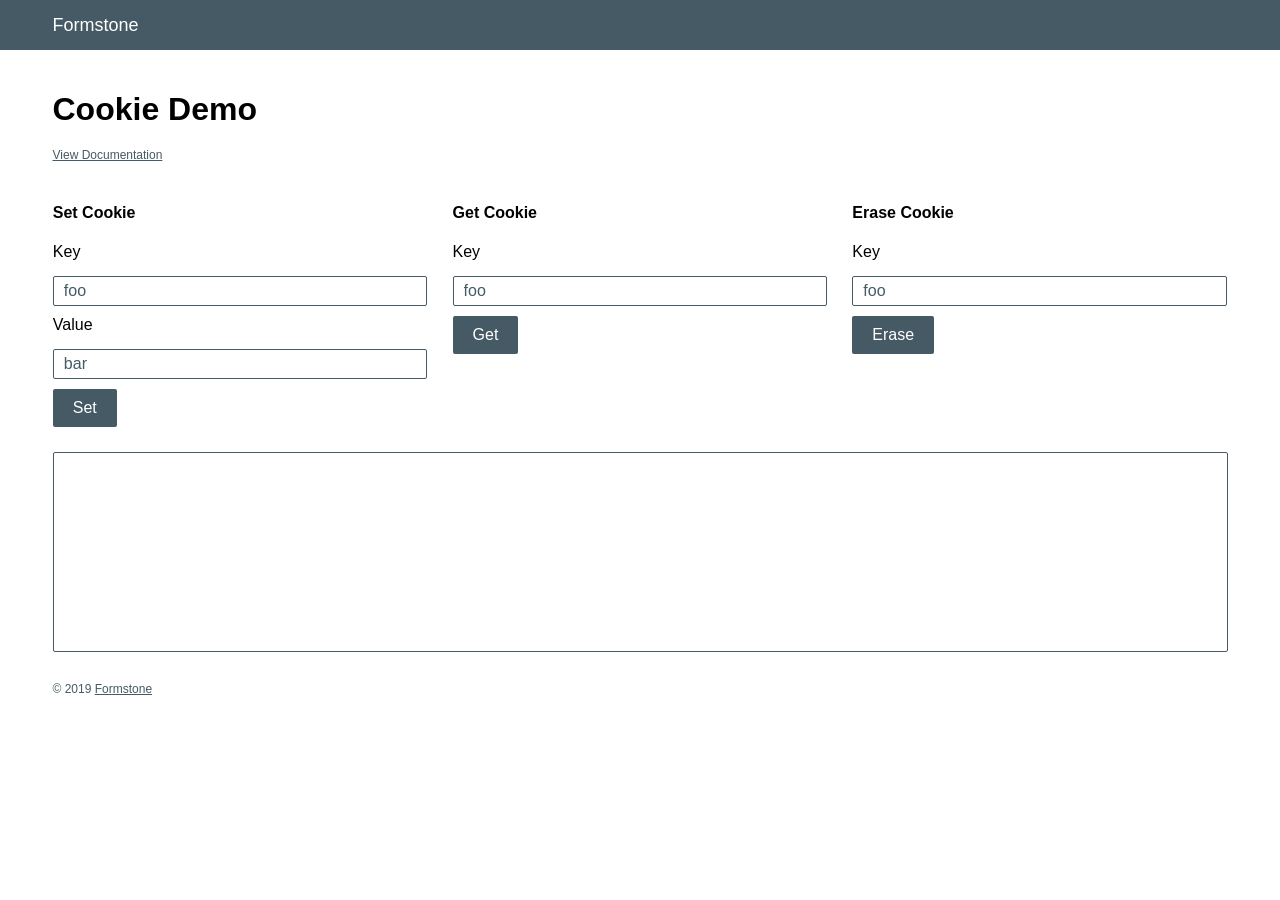
<file: node_modules/formstone/demo/components/cookie.html>
<!DOCTYPE html>
<html lang="en" class="no-js">

<head>
    <meta charset="utf-8">
    <meta name="viewport" content="width=device-width, initial-scale=1">
    <meta name="apple-mobile-web-app-capable" content="yes">
    <meta name="mobile-web-app-capable" content="yes">
    <!-- Page Attributes -->
    <title>Cookie &middot; Formstone</title>
    <!-- Modernizer -->
    <script src="../js/modernizr.js?v=1.4.16-1"></script>
    <!-- Compiled CSS -->
    <link rel="stylesheet" href="../css/site.css?v=1.4.16-1">
    <!-- Compiled JS -->
    <script src="../js/site.js?v=1.4.16-1"></script>
    <!-- <script src="https://code.jquery.com/jquery-migrate-3.0.0.js"></script> -->
</head>

<body class="fs-grid demo_page">
    <!-- JSHEADER -->
    <div class="demo_content">
        <header class="header">
            <div class="fs-row">
                <div class="fs-cell"> <a href="https://formstone.it/" class="header_logo icon-logo">Formstone</a> </div>
            </div>
        </header>
        <div class="fs-row">
            <div class="fs-cell">
                <h1 id="cookie-demo">Cookie Demo</h1>
                <p class="back_link"><a href="https://formstone.it/components/cookie">View Documentation</a></p>
                <!-- START: DEMO -->
                <!-- START: FIRSTDEMO -->

                <script>
                    var $demoForm,
                        $demoOutput;

                    Formstone.Ready(function() {
                        $demoForm = $(".demo_form");
                        $demoOutput = $(".demo_output");

                        $demoForm.on("click.cookie", ".set", setCookie)
                            .on("click.cookie", ".get", getCookie)
                            .on("click.cookie", ".erase", eraseCookie);
                    });

                    function setCookie(e) {
                        killEvent(e);

                        var key = $demoForm.find("[name=set_key]").val(),
                            value = $demoForm.find("[name=set_value]").val();

                        $.cookie(key, value);

                        output("Set", key + " = " + value);
                    }

                    function getCookie(e) {
                        killEvent(e);

                        var key = $demoForm.find("[name=get_key]").val(),
                            value = $.cookie(key);

                        output("Get", key + " = " + value);
                    }

                    function eraseCookie(e) {
                        killEvent(e);

                        var key = $demoForm.find("[name=erase_key]").val();

                        $.cookie(key, null);

                        output("Erase", key);
                    }

                    function output(label, value) {
                        $demoOutput.prepend('<strong>' + label + ': </strong>' + value + '</span><br>');
                    }

                    function killEvent(e) {
                        e.preventDefault();
                        e.stopPropagation();
                    }
                </script>

                <form action="#" medthod="GET" class="fs-row form demo_form">
                    <div class="fs-cell fs-xs-full fs-sm-third fs-md-third fs-lg-third">
                        <h4 class="no_margin_top">Set Cookie</h4>
                        <div class="fs-row">
                            <div class="fs-cell fs-xs-half">
                                <label class="form_label">Key</label>
                                <input type="text" name="set_key" value="foo" class="form_input">
                            </div>
                            <div class="fs-cell fs-xs-half">
                                <label class="form_label">Value</label>
                                <input type="text" name="set_value" value="bar" class="form_input">
                            </div>
                        </div>
                        <input type="submit" class="button form_button set" value="Set">
                    </div>
                    <div class="fs-cell fs-xs-full fs-sm-third fs-md-third fs-lg-third">
                        <h4 class="no_margin_top">Get Cookie</h4>
                        <label class="form_label">Key</label>
                        <input type="text" name="get_key" value="foo" class="form_input">
                        <input type="submit" class="button form_button get" value="Get">
                    </div>
                    <div class="fs-cell fs-xs-full fs-sm-third fs-md-third fs-lg-third">
                        <h4 class="no_margin_top">Erase Cookie</h4>
                        <label class="form_label">Key</label>
                        <input type="text" name="erase_key" value="foo" class="form_input">
                        <input type="submit" class="button form_button erase" value="Erase">
                    </div>
                </form>
                <div class="demo_output form_textarea"></div>

                <!-- END: FIRSTDEMO -->
                <!-- END: DEMO -->
                <div class="footer">
                    <div class="copyright">
                        <div>&copy; 2019 <a href="https://formstone.it/">Formstone</a></div>
                    </div>
                    <div class="footer_links">
                        <!-- JSFOOTER -->
                    </div>
                </div>
            </div>
        </div>
    </div>
</body>

</html>
</file>
<file: style.css>
html body {
  margin: 0;
}

body {
  font-family: "Montserrat", sans-serif;
}

.navbar {
  top: 0;
  position: fixed;
  z-index: 2;
  width: 100%;
  background-color: #f5afaf;
}

.navbar-brand {
  margin-right: 0px;
  margin-left: 10px;
}

#search {
  border-radius: 15px;
}

.user {
  width: 38px;
}

#dropdownMenuButton {
  color: rgba(0, 0, 0, 0.9);
  background-color: transparent;
  border-color: transparent;
}

.btn.login h6 {
  color: rgba(0, 0, 0, 0.9);
  margin-bottom: 1px;
}

.bread {
  padding-top: 70px;
}

#card3 {
  height: 200px;
}
#cardPackage {
  padding: 0;
}
.d-block {
  height: max-content;
}
.package {
  width: 100%;
  height: 150px;
}

#buyPackage {
  border-radius: 40px;
}

.buttonBuyPackage {
  display: flex;
  align-items: center;
  justify-content: center;
}

.jumbotron {
  margin-bottom: 0 !important;
}

.jumbotron .container ul {
  list-style: none;
  display: flex;
}

.jumbotron .container ul li {
  margin-right: 20px;
}

p {
  margin-bottom: 0rem !important;
}

footer.manage p {
  font-family: Georgia, "Times New Roman", Times, serif;
  margin-bottom: 0rem;
}

a i.fa {
  margin-right: 10px;
  display: inline-block;
  border-radius: 50%;
  box-shadow: 0px 0px 2px #888;
  padding: 0 0.6em;
  height: 26px;
  line-height: 26px;
}

.jumbotron .container ul li {
  text-align: center;
}

.vendor-list div.row {
  margin-top: 10px;
  margin-bottom: 10px;
}

.vendor-list .card-header {
  padding-left: 0px;
  padding-top: 0px;
  padding-right: 0px;
}

.vendor-list .card-body {
  padding: 8px 14px 7px;
}

.bg-img-banner img {
  width: 100%;
  height: 90px;
}

div.avatar {
  left: 10px;
  position: absolute;
  padding: 0px;
  margin: 0px;
  top: 70px;
}

.block {
  border: 1px solid #dddddd;
  overflow: hidden;
}

.clear {
  clear: both;
  float: none !important;
}

.vendor-name a:visited {
  color: #555555;
  text-decoration: none;
}

ul.vendor-shown-photos {
  list-style: none;
  margin: 0;
  padding: 0;
}

ul.vendor-shown-photos li {
  float: left;
  width: 60px;
  height: 60px;
  margin-right: 5px;
  overflow: hidden;
}

li.count {
  float: right;
  text-align: center;
  vertical-align: middle;
  padding-top: 10px;
  height: 50px;
}

.vendor-name h4 {
  font-size: 14px;
  line-height: 18px;
  padding: 0px 10px;
  margin-bottom: 10px;
  text-align: left;
  text-transform: capitalize;
  font-weight: 600;
}

.card-footer i.fa {
  color: #c6af59;
}

.about {
  font-size: 11px;
  text-align: left;
  color: #8a8a8a;
  text-transform: uppercase;
  font-family: "Roboto", sans-serif;
}

footer {
  display: flex !important;
  justify-content: center;
  align-items: center;
  background-color: #e3e3db;
  position: absolute;
  left: 0;
  bottom: auto;
  height: 100px;
  width: 100%;
  overflow: hidden;
}

footer.manage {
  display: flex;
  justify-content: center;
  align-items: center;
  background-color: #e3e3db;
  position: absolute;
  left: 0;
  bottom: auto;
  height: 100px;
  width: 100%;
  overflow: hidden;
}

.navbar.navbar-expand-lg.navbar-light {
  position: fixed;
}

#demo {
  padding-top: 70px;
}
.nav {
  border-bottom: #e9dede 1px solid;
}
/* ------------------ */
.main-section {
  margin: 0 auto;
  padding: 20px;
  margin-top: 100px;
  background-color: #fff;
  box-shadow: 0px 0px 20px #c1c1c1;
}

.fileinput-remove,
.fileinput-upload {
  display: none;
}

/* DROPZONE */

.dropzone {
  background: white;
  border-radius: 5px;
  border: 2px dashed rgb(0, 135, 247);
  border-image: none;
  max-width: 500px;
  margin-left: auto;
  margin-right: auto;
}
.dz-message.needsclick {
  width: 460px;
  height: 100px;
  line-height: 100px;
  margin: auto;
  text-align: center;
}
.dz-preview {
  padding: 1em;
  display: grid;
  grid-template-columns: repeat(3, 1fr);
}
</file>
